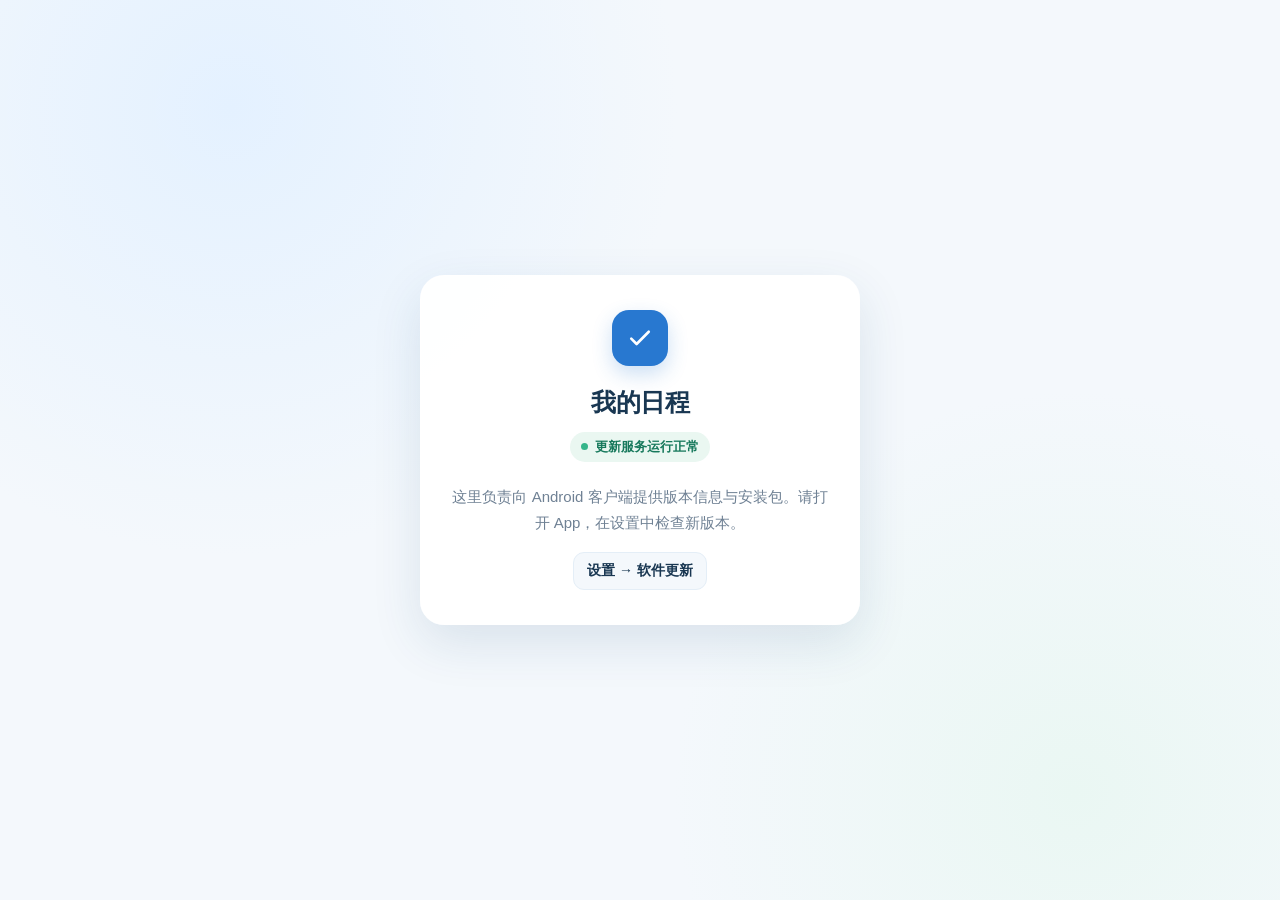
<file: update-site/index.html>
<!DOCTYPE html>
<html lang="zh-CN">
<head>
  <meta charset="UTF-8">
  <meta name="viewport" content="width=device-width, initial-scale=1.0">
  <meta name="theme-color" content="#4A9FE8">
  <title>我的日程 · 更新服务</title>
  <style>
    :root {
      color-scheme: light;
      --canvas: #F4F8FC;
      --surface: #FFFFFF;
      --ink: #193752;
      --muted: #6F8194;
      --blue: #2878D0;
      --line: #E4EEF7;
    }
    * { box-sizing: border-box; }
    body {
      min-height: 100vh;
      margin: 0;
      display: grid;
      place-items: center;
      padding: 24px;
      background:
        radial-gradient(circle at 18% 12%, #E4F1FF 0, transparent 34%),
        radial-gradient(circle at 84% 88%, #EAF7F3 0, transparent 30%),
        var(--canvas);
      font-family: "Nunito", "PingFang SC", "Microsoft YaHei", sans-serif;
      color: var(--ink);
    }
    .card {
      width: min(100%, 440px);
      padding: 34px 30px;
      border: 1px solid rgba(255, 255, 255, .9);
      border-radius: 24px;
      background: color-mix(in srgb, var(--surface) 94%, transparent);
      box-shadow: 0 18px 50px rgba(28, 70, 112, .12);
      text-align: center;
    }
    .mark {
      width: 56px;
      height: 56px;
      margin: 0 auto 20px;
      border-radius: 17px;
      background: var(--blue);
      color: #fff;
      display: grid;
      place-items: center;
      box-shadow: 0 8px 20px rgba(40, 120, 208, .24);
    }
    .mark svg { width: 30px; height: 30px; }
    h1 {
      margin: 0;
      font-size: 25px;
      letter-spacing: -.02em;
    }
    .status {
      display: inline-flex;
      align-items: center;
      gap: 7px;
      margin-top: 13px;
      padding: 6px 11px;
      border-radius: 999px;
      background: #EAF7F1;
      color: #17795C;
      font-size: 13px;
      font-weight: 700;
    }
    .dot {
      width: 7px;
      height: 7px;
      border-radius: 50%;
      background: #35B58A;
    }
    p {
      margin: 22px 0 0;
      color: var(--muted);
      font-size: 15px;
      line-height: 1.75;
    }
    .path {
      display: inline-block;
      margin-top: 16px;
      padding: 9px 13px;
      border-radius: 11px;
      background: var(--canvas);
      border: 1px solid var(--line);
      color: var(--ink);
      font-size: 14px;
      font-weight: 650;
    }
  </style>
</head>
<body>
  <main class="card">
    <div class="mark" aria-hidden="true">
      <svg viewBox="0 0 24 24" fill="none" stroke="currentColor" stroke-width="2.1" stroke-linecap="round" stroke-linejoin="round">
        <path d="M5 12.5l4.3 4.3L19 7"/>
      </svg>
    </div>
    <h1>我的日程</h1>
    <div class="status"><span class="dot"></span>更新服务运行正常</div>
    <p>这里负责向 Android 客户端提供版本信息与安装包。请打开 App，在设置中检查新版本。</p>
    <div class="path">设置 → 软件更新</div>
  </main>
</body>
</html>
</file>
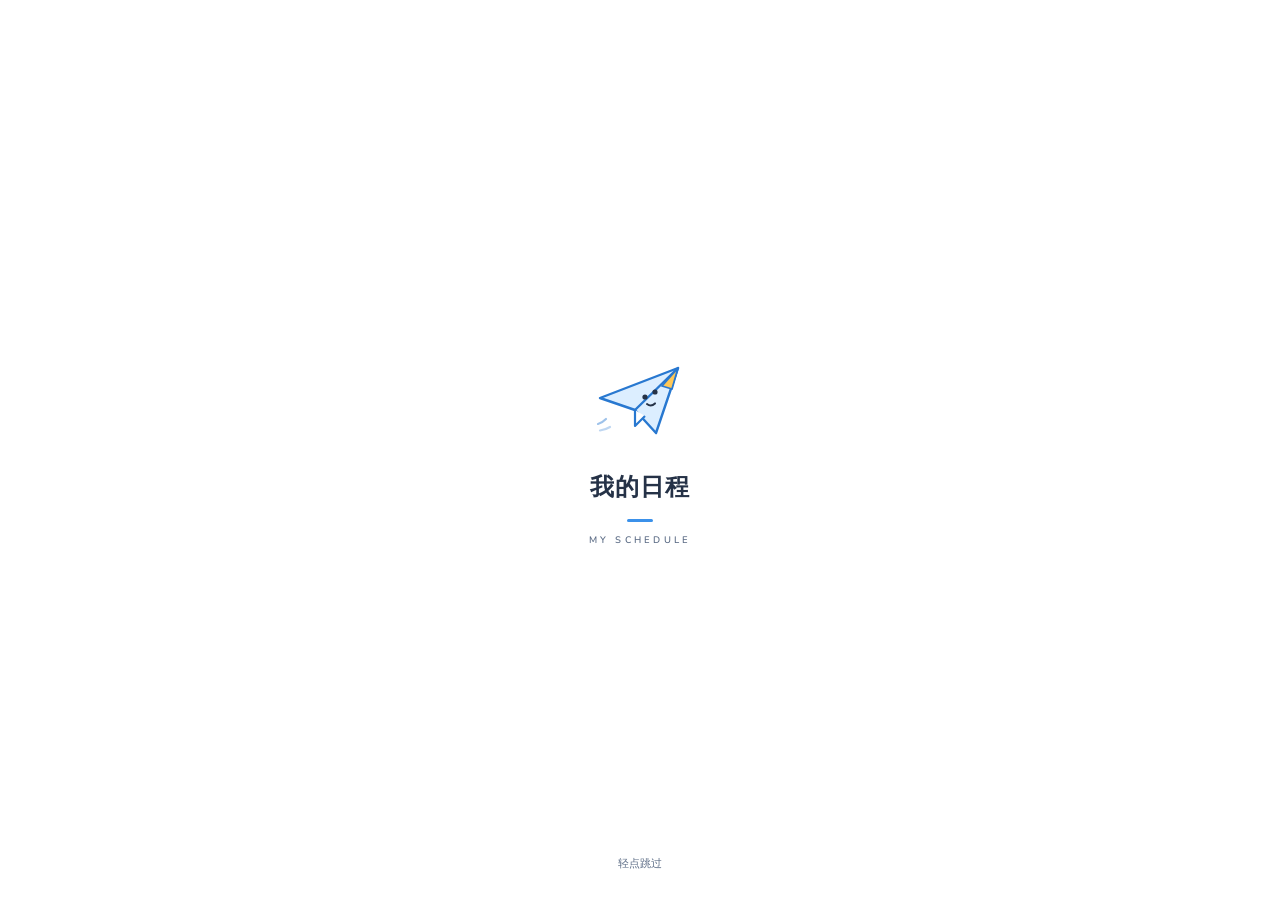
<file: web/index.html>
<!DOCTYPE html>
<html lang="zh-CN">
<head>
  <meta charset="UTF-8">
  <meta name="viewport" content="width=device-width, initial-scale=1.0, maximum-scale=1.0, user-scalable=no, viewport-fit=cover">
  <meta name="theme-color" content="#F3F7FC">
  <meta name="apple-mobile-web-app-status-bar-style" content="default">
  <title>我的日程</title>
  <link rel="stylesheet" href="css/styles.css">
  <link rel="stylesheet" href="css/components.css">
  <link rel="stylesheet" href="css/pages.css">
  <link rel="stylesheet" href="css/splash.css">
</head>
<body>
  <div id="app">
    <header id="top-bar">
      <div class="brand">
        <span class="brand-mark" id="brand-mark" aria-hidden="true"></span>
        <span class="app-title">我的日程</span>
      </div>
      <nav id="tab-nav">
        <button class="tab active" data-tab="home">首页</button>
        <button class="tab" data-tab="timetable">课表</button>
        <button class="tab" data-tab="activities">日程</button>
        <button class="tab" data-tab="todos">待办</button>
        <button class="tab" data-tab="countdown">倒计日</button>
      </nav>
      <div class="top-right">
        <span id="week-info"></span>
        <button id="settings-btn" aria-label="设置"><svg viewBox="0 0 24 24" fill="none" stroke="currentColor" stroke-width="1.75" stroke-linecap="round" stroke-linejoin="round" aria-hidden="true"><circle cx="12" cy="12" r="3"/><path d="M19.4 15a1.65 1.65 0 0 0 .33 1.82l.06.06a2 2 0 1 1-2.83 2.83l-.06-.06a1.65 1.65 0 0 0-1.82-.33 1.65 1.65 0 0 0-1 1.51V21a2 2 0 0 1-4 0v-.09A1.65 1.65 0 0 0 9 19.4a1.65 1.65 0 0 0-1.82.33l-.06.06a2 2 0 1 1-2.83-2.83l.06-.06a1.65 1.65 0 0 0 .33-1.82 1.65 1.65 0 0 0-1.51-1H3a2 2 0 0 1 0-4h.09A1.65 1.65 0 0 0 4.6 9a1.65 1.65 0 0 0-.33-1.82l-.06-.06a2 2 0 1 1 2.83-2.83l.06.06a1.65 1.65 0 0 0 1.82.33H9a1.65 1.65 0 0 0 1-1.51V3a2 2 0 0 1 4 0v.09a1.65 1.65 0 0 0 1 1.51 1.65 1.65 0 0 0 1.82-.33l.06-.06a2 2 0 1 1 2.83 2.83l-.06.06a1.65 1.65 0 0 0-.33 1.82V9a1.65 1.65 0 0 0 1.51 1H21a2 2 0 0 1 0 4h-.09a1.65 1.65 0 0 0-1.51 1z"/></svg></button>
      </div>
    </header>
    <main id="page-content">
      <p class="loading">加载中…</p>
    </main>
    <nav id="bottom-tabs">
      <button class="btab active" data-tab="home">
        <span class="btab-icon"><svg viewBox="0 0 24 24" fill="none" stroke="currentColor" stroke-width="1.75" stroke-linecap="round" stroke-linejoin="round" aria-hidden="true"><path d="M3.5 10.5 12 3l8.5 7.5"/><path d="M5.5 9.5V20h13V9.5"/><path d="M9.5 20v-5.5h5V20"/></svg></span>
        <span>首页</span>
      </button>
      <button class="btab" data-tab="timetable">
        <span class="btab-icon"><svg viewBox="0 0 24 24" fill="none" stroke="currentColor" stroke-width="1.75" stroke-linecap="round" stroke-linejoin="round" aria-hidden="true"><rect x="3.5" y="5" width="17" height="15" rx="2.5"/><path d="M8 3.5v3M16 3.5v3M3.5 10h17"/><path d="M8 13.5h2M14 13.5h2M8 17h2"/></svg></span>
        <span>课表</span>
      </button>
      <button class="btab" data-tab="activities">
        <span class="btab-icon"><svg viewBox="0 0 24 24" fill="none" stroke="currentColor" stroke-width="1.75" stroke-linecap="round" stroke-linejoin="round" aria-hidden="true"><path d="M8.5 6.5h11M8.5 12h11M8.5 17.5h11"/><circle cx="4.5" cy="6.5" r="1.1"/><circle cx="4.5" cy="12" r="1.1"/><circle cx="4.5" cy="17.5" r="1.1"/></svg></span>
        <span>日程</span>
      </button>
      <button class="btab" data-tab="todos">
        <span class="btab-icon"><svg viewBox="0 0 24 24" fill="none" stroke="currentColor" stroke-width="1.75" stroke-linecap="round" stroke-linejoin="round" aria-hidden="true"><rect x="4" y="4" width="16" height="16" rx="3.5"/><path d="M8 12.5l2.6 2.6L16 9.5"/></svg></span>
        <span>待办</span>
      </button>
      <button class="btab" data-tab="countdown">
        <span class="btab-icon"><svg viewBox="0 0 24 24" fill="none" stroke="currentColor" stroke-width="1.75" stroke-linecap="round" stroke-linejoin="round" aria-hidden="true"><path d="M7 3.5h10M7 20.5h10"/><path d="M8 3.5v3.2l4 4.3 4-4.3V3.5"/><path d="M8 20.5v-3.2l4-4.3 4 4.3v3.2"/></svg></span>
        <span>倒计日</span>
      </button>
    </nav>
  </div>
  <script type="module" src="js/app.js"></script>
</body>
</html>
</file>
<file: web/css/styles.css>
/* =========================================================
   我的日程 · 活力晴空蓝（Vivid Sky Blue）
   Base layer: tokens / reset / typography / app shell
   ========================================================= */

/* Nunito（本地打包，拉丁字形）——只用于数字与拉丁标题，中文走系统黑体 */
@font-face {
  font-family: 'Nunito';
  font-style: normal;
  font-weight: 400;
  font-display: swap;
  src: url('../fonts/nunito-latin.woff2') format('woff2');
  unicode-range: U+0000-00FF, U+0131, U+0152-0153, U+02BB-02BC, U+02C6, U+02DA, U+02DC, U+0304, U+0308, U+0329, U+2000-206F, U+20AC, U+2122, U+2191, U+2193, U+2212, U+2215, U+FEFF, U+FFFD;
}
@font-face {
  font-family: 'Nunito';
  font-style: normal;
  font-weight: 600;
  font-display: swap;
  src: url('../fonts/nunito-latin.woff2') format('woff2');
  unicode-range: U+0000-00FF, U+0131, U+0152-0153, U+02BB-02BC, U+02C6, U+02DA, U+02DC, U+0304, U+0308, U+0329, U+2000-206F, U+20AC, U+2122, U+2191, U+2193, U+2212, U+2215, U+FEFF, U+FFFD;
}
@font-face {
  font-family: 'Nunito';
  font-style: normal;
  font-weight: 700;
  font-display: swap;
  src: url('../fonts/nunito-latin.woff2') format('woff2');
  unicode-range: U+0000-00FF, U+0131, U+0152-0153, U+02BB-02BC, U+02C6, U+02DA, U+02DC, U+0304, U+0308, U+0329, U+2000-206F, U+20AC, U+2122, U+2191, U+2193, U+2212, U+2215, U+FEFF, U+FFFD;
}

/* ---------- Tokens：活力晴空蓝 ---------- */
:root {
  /* 文字：冷调深墨蓝。400 取 #65748B 再压深 2%，让 11–12px 灰字在浅蓝底上也能过 4.5:1 */
  --ink-900: #253247;
  --ink-700: #3B4A61;
  --ink-500: #4E5E76;
  --ink-400: #5F6F88;
  --ink-300: #9AA7BA;
  --ink-600: var(--ink-500);

  /* 品牌蓝族：600 作实底（按钮/FAB/选中态），700 深海蓝承担文字蓝与按压态，500 活力蓝只作图形。
     600 取 #2878D0 再压深 4%，让白字实底与蓝字在浅底上都稳稳过 4.5:1（观感不变） */
  --blue-700: #1F5FAE;
  --blue-600: #2671C6;
  --blue-500: #3B91EA;
  --blue-400: #63A9F0;
  --blue-300: #93C4F5;
  --blue-200: #BFDCFA;
  --blue-100: #DCEEFF;
  --blue-50: #F0F7FF;

  /* 表面 */
  --surface: #FFFFFF;
  --canvas: #F3F7FC;
  --canvas-2: #E9F1FA;
  --line: #E2EBF7;
  --line-2: #CFDEED;

  /* 状态色：soft 作底色，纯色只作图形，*-text / *-strong 才用于文字与实底 */
  --green: #35B58A;
  --green-text: #17795C;
  --green-soft: #E3F7F0;
  --yellow: #FFC857;
  --yellow-text: #8A5A00;
  --yellow-soft: #FFF4DA;
  --coral: #F07868;
  --coral-text: #B03A2E;
  --coral-strong: #C0463A;
  --coral-soft: #FDECEA;
  --purple: #8B78D6;
  --purple-text: #6553B8;

  /* 旧变量别名（业务代码/内联样式仍在使用） */
  --paper: var(--surface);
  --canvas-deep: var(--canvas-2);
  --line-strong: var(--line-2);
  --primary: var(--blue-500);
  --primary-dark: var(--blue-600);
  --primary-light: var(--blue-100);
  --white: #FFFFFF;
  --bg-secondary: var(--canvas);
  --border: var(--line);
  --text-primary: var(--ink-900);
  --text-secondary: var(--ink-500);
  --text-muted: var(--ink-400);
  --accent-yellow: var(--yellow);
  --accent-green: var(--green);
  --accent-orange: var(--coral);
  --accent-purple: var(--purple);

  /* 圆角：4 档，按用途固定 */
  --r-1: 4px;   /* 徽章 / 内联标记 */
  --r-2: 8px;   /* 按钮 / 输入 / 小控件 */
  --r-3: 12px;  /* 卡片 */
  --r-4: 16px;  /* 底部抽屉顶部 */
  --radius-sm: var(--r-2);
  --radius-md: var(--r-3);
  --radius-lg: var(--r-3);
  --radius-xl: var(--r-4);
  --radius-full: 999px;

  /* 投影：卡片靠投影区分，不靠边框。色相取自主文字，比纯黑更通透 */
  --elev-1: 0 1px 2px rgba(37, 50, 71, 0.06), 0 1px 3px rgba(37, 50, 71, 0.04);
  --elev-2: 0 2px 6px rgba(37, 50, 71, 0.08), 0 6px 16px -8px rgba(37, 50, 71, 0.10);
  --elev-3: 0 12px 32px -8px rgba(37, 50, 71, 0.22);
  --shadow-sm: var(--elev-1);
  --shadow-md: var(--elev-2);
  --shadow-lg: var(--elev-3);
  --shadow-sheet: 0 -8px 28px -12px rgba(37, 50, 71, 0.20);

  /* 动效 */
  --ease: cubic-bezier(0.22, 0.8, 0.24, 1);
  --dur-1: 0.12s;
  --dur-2: 0.18s;
  --dur-3: 0.24s;
  --transition: all var(--dur-2) var(--ease);

  /* 字号：8 档，全站不再出现 .5px 散值 */
  --fs-2xs: 11px;
  --fs-xs: 12px;
  --fs-sm: 13px;
  --fs-md: 14px;
  --fs-lg: 16px;
  --fs-xl: 20px;
  --fs-2xl: 28px;
  --fs-hero: 34px;

  /* 字族：正文走系统原生，标题与数字用 Nunito 保留一点圆润的可爱感 */
  --font-body: system-ui, -apple-system, 'PingFang SC', 'HarmonyOS Sans SC', 'Microsoft YaHei', 'Noto Sans CJK SC', sans-serif;
  --font-head: 'Nunito', system-ui, -apple-system, 'PingFang SC', 'Microsoft YaHei', 'Noto Sans CJK SC', sans-serif;

  --gutter: 16px;
  --nav-h: 56px;
}

/* ---------- Reset ---------- */
*, *::before, *::after { box-sizing: border-box; margin: 0; padding: 0; }
html { font-size: 16px; -webkit-text-size-adjust: 100%; height: 100%; touch-action: pan-x pan-y; }
body {
  font-family: var(--font-body);
  font-size: var(--fs-md);
  color: var(--ink-700);
  background: var(--canvas);
  line-height: 1.5;
  height: 100%;
  overflow: hidden;
  overscroll-behavior: none;
  touch-action: pan-x pan-y;
  -webkit-font-smoothing: antialiased;
  text-rendering: optimizeLegibility;
}
button { font: inherit; color: inherit; cursor: pointer; border: none; background: none; -webkit-tap-highlight-color: transparent; }
a { color: var(--blue-700); text-decoration: none; font-weight: 600; }
a:hover { text-decoration: underline; }
svg { flex-shrink: 0; }
h1, h2, h3, h4 { font-family: var(--font-head); color: var(--ink-900); line-height: 1.3; font-weight: 700; }
:focus-visible { outline: 2px solid var(--blue-500); outline-offset: 2px; }
::selection { background: var(--blue-100); color: var(--ink-900); }

/* ---------- App shell ---------- */
#app { display: flex; flex-direction: column; height: 100vh; height: 100dvh; min-height: 0; }

#top-bar {
  position: relative;
  flex-shrink: 0;
  z-index: 100;
  display: flex;
  align-items: center;
  gap: 10px;
  height: calc(54px + env(safe-area-inset-top, 0px));
  padding: 0 var(--gutter);
  padding-top: env(safe-area-inset-top, 0px);
  background: var(--canvas);
  -webkit-backdrop-filter: saturate(1.6) blur(14px);
  backdrop-filter: saturate(1.6) blur(14px);
  border-bottom: 1px solid var(--line);
}

.brand { display: flex; align-items: center; gap: 9px; min-width: 0; }
.brand-mark { width: 26px; height: 26px; display: block; color: var(--blue-500); }
.app-title {
  font-family: var(--font-head);
  font-weight: 700;
  font-size: var(--fs-lg);
  letter-spacing: -0.01em;
  color: var(--ink-900);
  white-space: nowrap;
}

#tab-nav { display: none; gap: 2px; margin-left: 14px; }
#tab-nav .tab {
  position: relative;
  padding: 6px 12px 8px;
  border-radius: var(--r-2);
  font-size: var(--fs-sm);
  font-weight: 600;
  color: var(--ink-400);
  transition: color var(--dur-1) var(--ease), background var(--dur-1) var(--ease);
}
#tab-nav .tab::after {
  content: '';
  position: absolute;
  left: 12px;
  right: 12px;
  bottom: 0;
  height: 2px;
  border-radius: 2px;
  background: transparent;
  transition: background var(--dur-1) var(--ease);
}
#tab-nav .tab:hover { color: var(--ink-700); background: var(--blue-50); }
#tab-nav .tab.active { color: var(--blue-700); }
#tab-nav .tab.active::after { background: var(--blue-500); }

.top-right { margin-left: auto; display: flex; align-items: center; gap: 6px; min-width: 0; }
#week-info {
  display: inline-flex;
  align-items: center;
  max-width: 44vw;
  overflow: hidden;
  text-overflow: ellipsis;
  padding: 5px 10px;
  border-radius: var(--radius-full);
  background: var(--canvas-2);
  font-family: var(--font-head);
  font-size: var(--fs-2xs);
  font-weight: 600;
  color: var(--ink-500);
  white-space: nowrap;
  cursor: pointer;
  transition: var(--transition);
}
#week-info:hover { background: var(--blue-100); color: var(--blue-700); }

#settings-btn {
  width: 34px;
  height: 34px;
  display: inline-flex;
  align-items: center;
  justify-content: center;
  border-radius: var(--r-2);
  color: var(--ink-500);
  transition: var(--transition);
}
#settings-btn svg { width: 20px; height: 20px; display: block; }
#settings-btn:hover { background: var(--blue-50); color: var(--blue-700); }
#settings-btn:active { transform: scale(0.92); background: var(--blue-100); }

#page-content {
  flex: 1 1 auto;
  min-height: 0;
  width: 100%;
  max-width: 960px;
  margin: 0 auto;
  padding: 18px var(--gutter) 24px;
  overflow-y: auto;
  overscroll-behavior-y: contain;
  -webkit-overflow-scrolling: touch;
}

/* ---------- Bottom nav ---------- */
#bottom-tabs {
  position: relative;
  z-index: 100;
  flex-shrink: 0;
  display: flex;
  height: calc(var(--nav-h) + env(safe-area-inset-bottom, 0px));
  padding-bottom: env(safe-area-inset-bottom, 0px);
  background: color-mix(in srgb, var(--surface) 96%, transparent);
  -webkit-backdrop-filter: saturate(1.6) blur(16px);
  backdrop-filter: saturate(1.6) blur(16px);
  border-top: 1px solid var(--line);
}
#bottom-tabs .btab {
  flex: 1;
  display: flex;
  flex-direction: column;
  align-items: center;
  justify-content: center;
  gap: 3px;
  font-size: var(--fs-2xs);
  font-weight: 500;
  color: var(--ink-400);
  transition: color var(--dur-1) var(--ease);
}
.btab-icon {
  display: flex;
  align-items: center;
  justify-content: center;
  width: 40px;
  height: 24px;
  border-radius: var(--radius-full);
  transition: background var(--dur-2) var(--ease), transform var(--dur-1) var(--ease);
}
.btab-icon svg { width: 22px; height: 22px; }
#bottom-tabs .btab:active .btab-icon { transform: scale(0.9); }
#bottom-tabs .btab.active { color: var(--blue-700); font-weight: 600; }
#bottom-tabs .btab.active .btab-icon { background: var(--blue-100); }

/* ---------- Global states ---------- */
.loading {
  padding: 36px 0;
  text-align: center;
  font-size: var(--fs-sm);
  font-weight: 500;
  color: var(--ink-400);
}
.empty-state {
  padding: 24px 16px;
  text-align: center;
  font-size: var(--fs-sm);
  color: var(--ink-400);
}
.empty-state-card {
  display: flex;
  flex-direction: column;
  align-items: center;
  gap: 4px;
  padding: 20px 16px;
}
.empty-state-card .empty-text {
  font-size: var(--fs-md);
  font-weight: 600;
  color: var(--ink-700);
}
.empty-state-card .empty-subtext { font-size: var(--fs-xs); color: var(--ink-400); }

/* 页面进入 */
@keyframes page-rise {
  from { opacity: 0; transform: translateY(6px); }
  to { opacity: 1; transform: translateY(0); }
}
#page-content.page-enter > * { animation: page-rise 0.18s var(--ease) both; }

/* ---------- Scrollbar ---------- */
* { scrollbar-width: thin; scrollbar-color: var(--line-2) transparent; }
::-webkit-scrollbar { width: 8px; height: 8px; }
::-webkit-scrollbar-track { background: transparent; }
::-webkit-scrollbar-thumb {
  background: var(--line-2);
  border-radius: 999px;
  border: 2px solid transparent;
  background-clip: padding-box;
}
::-webkit-scrollbar-thumb:hover { background: var(--blue-300); background-clip: padding-box; }

/* ---------- Utilities ---------- */
.num { font-variant-numeric: tabular-nums; font-feature-settings: 'tnum' 1; }
.muted { color: var(--ink-400); }
.visually-hidden {
  position: absolute !important;
  width: 1px; height: 1px;
  overflow: hidden; clip: rect(0 0 0 0);
  white-space: nowrap;
}

/* ---------- Responsive ---------- */
@media (min-width: 900px) {
  #tab-nav { display: flex; }
  #bottom-tabs { display: none; }
  #page-content { max-width: 1000px; padding: 26px 28px 56px; }
  :root { --gutter: 24px; }
  #top-bar { height: calc(58px + env(safe-area-inset-top, 0px)); }
}

@media (prefers-reduced-motion: reduce) {
  *, *::before, *::after {
    animation-duration: 0.001ms !important;
    animation-iteration-count: 1 !important;
    transition-duration: 0.001ms !important;
  }
}
</file>
<file: web/css/components.css>
/* =========================================================
   Components: buttons / forms / overlays / feedback
   ========================================================= */

/* ---------- Buttons ---------- */
.btn {
  display: inline-flex;
  align-items: center;
  justify-content: center;
  gap: 6px;
  min-height: 40px;
  padding: 9px 18px;
  border-radius: var(--r-2);
  font-size: var(--fs-md);
  font-weight: 600;
  letter-spacing: -0.005em;
  color: var(--ink-700);
  background: transparent;
  transition: background var(--dur-1) var(--ease), color var(--dur-1) var(--ease),
    box-shadow var(--dur-1) var(--ease), transform var(--dur-1) var(--ease);
}
.btn svg { width: 17px; height: 17px; }
.btn:active:not(:disabled) { transform: scale(0.97); }
.btn:disabled { opacity: 0.42; cursor: not-allowed; }

.btn-primary { background: var(--blue-600); color: #fff; }
.btn-primary:hover:not(:disabled) { background: var(--blue-700); }
.btn-primary:active:not(:disabled) { background: #1A5396; }

.btn-secondary { background: var(--canvas-2); color: var(--ink-700); }
.btn-secondary:hover:not(:disabled) { background: var(--blue-100); color: var(--blue-700); }

.btn-danger { background: var(--coral-strong); color: #fff; }
.btn-danger:hover:not(:disabled) { background: #A6392E; }

.btn-sm {
  min-height: 32px;
  padding: 5px 13px;
  font-size: var(--fs-sm);
  border-radius: var(--r-2);
}
.btn-sm svg { width: 15px; height: 15px; }

.btn-icon {
  display: inline-flex;
  align-items: center;
  justify-content: center;
  width: 32px;
  height: 32px;
  border-radius: var(--r-2);
  color: var(--ink-400);
  transition: background var(--dur-1) var(--ease), color var(--dur-1) var(--ease), transform var(--dur-1) var(--ease);
}
.btn-icon svg { width: 17px; height: 17px; display: block; }
.btn-icon:hover { color: var(--blue-700); background: var(--blue-50); }
.btn-icon:active { transform: scale(0.9); background: var(--blue-100); }

.btn-retry {
  padding: 5px 12px;
  border: 1px solid currentColor;
  border-radius: var(--r-1);
  color: inherit;
  background: transparent;
  font-size: var(--fs-xs);
  font-weight: 600;
}
.btn-retry:hover { background: rgba(255, 255, 255, 0.6); }

.fab {
  position: fixed;
  right: 18px;
  bottom: calc(var(--nav-h) + 18px + env(safe-area-inset-bottom, 0px));
  z-index: 50;
  display: flex;
  align-items: center;
  justify-content: center;
  width: 52px;
  height: 52px;
  border-radius: var(--r-3);
  background: var(--blue-600);
  color: #fff;
  box-shadow: var(--elev-2);
  transition: var(--transition);
}
.fab:hover { background: var(--blue-700); }
.fab:active { transform: scale(0.94); }

/* ---------- Forms ---------- */
.form-group { margin-bottom: 16px; }
.form-label {
  display: block;
  margin-bottom: 7px;
  font-size: var(--fs-xs);
  font-weight: 600;
  color: var(--ink-500);
}
.form-input, .form-select, .form-textarea {
  width: 100%;
  min-height: 42px;
  padding: 10px 12px;
  border: 1px solid var(--line-2);
  border-radius: var(--r-2);
  background: var(--surface);
  font-family: var(--font-body);
  font-size: var(--fs-md);
  color: var(--ink-900);
  transition: border-color var(--dur-1) var(--ease), box-shadow var(--dur-1) var(--ease);
}
.form-select {
  appearance: none;
  -webkit-appearance: none;
  padding-right: 32px;
  background-image: url("data:image/svg+xml,%3Csvg xmlns='http://www.w3.org/2000/svg' width='12' height='12' viewBox='0 0 24 24' fill='none' stroke='%2365748B' stroke-width='2.4' stroke-linecap='round' stroke-linejoin='round'%3E%3Cpath d='M6 9l6 6 6-6'/%3E%3C/svg%3E");
  background-position: right 11px center;
  background-repeat: no-repeat;
}
.form-input:focus, .form-select:focus, .form-textarea:focus {
  outline: none;
  border-color: var(--blue-500);
  box-shadow: 0 0 0 3px var(--blue-100);
}
.form-input::placeholder, .form-textarea::placeholder { color: var(--ink-300); }
.form-textarea { min-height: 80px; resize: vertical; line-height: 1.5; }
.form-row { display: flex; gap: 10px; }
.form-row > * { flex: 1; min-width: 0; }
.form-check { display: flex; align-items: center; gap: 8px; font-size: var(--fs-sm); color: var(--ink-700); cursor: pointer; }
.form-check input[type="checkbox"] { width: 18px; height: 18px; accent-color: var(--blue-500); cursor: pointer; }
.form-actions { display: flex; gap: 8px; margin-top: 20px; }
.form-actions .btn { flex: 1; }

/* ---------- Switch ---------- */
.switch { position: relative; display: inline-flex; width: 44px; height: 26px; flex-shrink: 0; }
.switch input { position: absolute; inset: 0; z-index: 2; width: 100%; height: 100%; margin: 0; opacity: 0; cursor: pointer; }
.switch-track {
  position: absolute; inset: 0;
  border-radius: 999px;
  background: var(--line-2);
  transition: background var(--dur-2) var(--ease);
}
.switch-thumb {
  position: absolute; top: 3px; left: 3px;
  width: 20px; height: 20px;
  border-radius: 50%;
  background: #fff;
  box-shadow: 0 1px 3px rgba(37, 50, 71, 0.28);
  transition: transform var(--dur-2) var(--ease);
}
.switch input:checked ~ .switch-track { background: var(--blue-600); }
.switch input:checked ~ .switch-thumb { transform: translateX(18px); }
.switch input:focus-visible ~ .switch-track { box-shadow: 0 0 0 3px var(--blue-100); }

/* ---------- Segmented control ---------- */
.seg {
  display: inline-flex;
  gap: 2px;
  padding: 3px;
  border-radius: var(--r-2);
  background: var(--canvas-2);
}
.seg-item {
  min-height: 28px;
  padding: 4px 13px;
  border-radius: var(--r-1);
  font-size: var(--fs-xs);
  font-weight: 600;
  color: var(--ink-500);
  transition: var(--transition);
}
.seg-item:hover { color: var(--ink-700); }
.seg-item.active { background: var(--surface); color: var(--ink-900); box-shadow: var(--elev-1); }

/* ---------- Overlays ---------- */
.modal-overlay {
  position: fixed;
  inset: 0;
  z-index: 400;
  display: flex;
  align-items: center;
  justify-content: center;
  padding: 20px;
  background: rgba(37, 50, 71, 0.36);
  -webkit-backdrop-filter: blur(2px);
  backdrop-filter: blur(2px);
  animation: overlay-in var(--dur-2) var(--ease) both;
}
@keyframes overlay-in { from { opacity: 0; } to { opacity: 1; } }

.modal {
  display: flex;
  flex-direction: column;
  width: 100%;
  max-width: 460px;
  max-height: 88vh;
  overflow: hidden;
  border-radius: var(--r-3);
  background: var(--surface);
  box-shadow: var(--elev-3);
  animation: modal-pop var(--dur-3) var(--ease) both;
}
@keyframes modal-pop {
  from { opacity: 0; transform: translateY(10px) scale(0.98); }
  to { opacity: 1; transform: translateY(0) scale(1); }
}

.modal-header {
  display: flex;
  align-items: center;
  gap: 8px;
  padding: 16px 16px 14px 20px;
  border-bottom: 1px solid var(--line);
}
.modal-title {
  flex: 1;
  min-width: 0;
  font-family: var(--font-head);
  font-size: var(--fs-lg);
  font-weight: 700;
  letter-spacing: -0.01em;
  color: var(--ink-900);
  overflow: hidden;
  text-overflow: ellipsis;
  white-space: nowrap;
}
.modal-close {
  display: inline-flex;
  align-items: center;
  justify-content: center;
  width: 32px;
  height: 32px;
  flex-shrink: 0;
  border-radius: var(--r-2);
  font-size: 20px;
  line-height: 1;
  color: var(--ink-400);
  transition: var(--transition);
}
.modal-close:hover { color: var(--ink-900); background: var(--canvas-2); }
.modal-close:active { transform: scale(0.9); }
.modal-body {
  flex: 1;
  padding: 20px;
  overflow-y: auto;
  overscroll-behavior: contain;
}
.modal-header.has-back { padding-left: 10px; }
.modal-back {
  display: inline-flex;
  align-items: center;
  justify-content: center;
  width: 34px;
  height: 34px;
  flex-shrink: 0;
  border-radius: var(--r-2);
  color: var(--ink-500);
  transition: var(--transition);
}
.modal-back svg { width: 20px; height: 20px; }
.modal-back:hover { background: var(--blue-50); color: var(--blue-700); }

@media (max-width: 767px) {
  .modal-overlay { align-items: flex-end; padding: 0; }
  .modal {
    max-width: 100%;
    max-height: 90vh;
    border-radius: var(--r-4) var(--r-4) 0 0;
    padding-bottom: env(safe-area-inset-bottom, 0px);
    box-shadow: var(--shadow-sheet);
    animation: sheet-up var(--dur-3) var(--ease) both;
  }
  .modal::before {
    content: '';
    align-self: center;
    flex-shrink: 0;
    width: 36px;
    height: 4px;
    margin: 9px 0 0;
    border-radius: 999px;
    background: var(--line-2);
  }
  .modal-header { padding: 12px 12px 12px 18px; }
  .modal-header.has-back { padding-left: 8px; }
  .modal-body { padding: 18px 18px calc(22px + env(safe-area-inset-bottom, 0px)); }
  @keyframes sheet-up {
    from { opacity: 0.4; transform: translateY(32px); }
    to { opacity: 1; transform: translateY(0); }
  }
}

.modal-overlay-fullscreen {
  align-items: stretch;
  justify-content: center;
  padding: 0;
  background: var(--canvas);
  -webkit-backdrop-filter: none;
  backdrop-filter: none;
}
.modal-overlay-fullscreen .modal {
  width: 100%;
  max-width: 760px;
  height: 100vh;
  height: 100dvh;
  max-height: none;
  border-radius: 0;
  padding-top: env(safe-area-inset-top, 0px);
  padding-bottom: env(safe-area-inset-bottom, 0px);
  box-shadow: none;
  animation: fullpage-in var(--dur-3) var(--ease) both;
}
.modal-overlay-fullscreen .modal::before { display: none; }
.modal-overlay-fullscreen .modal-header {
  flex-shrink: 0;
  min-height: 54px;
  padding: 10px 14px 10px 20px;
  background: var(--surface);
}
.modal-overlay-fullscreen .modal-body { background: var(--canvas); }
@keyframes fullpage-in {
  from { opacity: 0.65; transform: translateY(8px); }
  to { opacity: 1; transform: translateY(0); }
}
@media (min-width: 768px) {
  .modal-overlay-fullscreen .modal {
    border-left: 1px solid var(--line);
    border-right: 1px solid var(--line);
    box-shadow: 0 0 40px rgba(37, 50, 71, 0.07);
  }
}

/* ---------- Confirm ---------- */
.confirm-overlay { z-index: 500; }
.confirm-dialog {
  width: min(88vw, 320px);
  padding: 24px 20px 16px;
  border-radius: var(--r-3);
  background: var(--surface);
  box-shadow: var(--elev-3);
  text-align: center;
  animation: modal-pop var(--dur-3) var(--ease) both;
}
.confirm-message {
  margin-bottom: 20px;
  font-size: var(--fs-md);
  font-weight: 500;
  line-height: 1.55;
  color: var(--ink-700);
}
.confirm-actions { display: flex; gap: 8px; justify-content: stretch; }
.confirm-actions .btn { flex: 1; }

/* ---------- Toast ---------- */
.toast-container {
  position: fixed;
  left: 50%;
  bottom: calc(var(--nav-h) + 18px + env(safe-area-inset-bottom, 0px));
  z-index: 1000;
  display: flex;
  flex-direction: column;
  gap: 8px;
  align-items: center;
  width: max-content;
  max-width: min(92vw, 420px);
  transform: translateX(-50%);
  pointer-events: none;
}
.toast {
  display: flex;
  align-items: center;
  gap: 8px;
  padding: 11px 16px;
  border-radius: var(--radius-full);
  background: var(--surface);
  color: var(--ink-900);
  box-shadow: var(--elev-2);
  font-size: var(--fs-sm);
  font-weight: 600;
  line-height: 1.4;
  opacity: 0;
  transform: translateY(10px) scale(0.97);
  transition: opacity var(--dur-2) var(--ease), transform var(--dur-2) var(--ease);
}
.toast.show { opacity: 1; transform: translateY(0) scale(1); }
.toast::before {
  content: '';
  width: 7px;
  height: 7px;
  border-radius: 50%;
  background: var(--blue-500);
  flex-shrink: 0;
}
.toast-error::before { background: var(--coral); }
/* 成功反馈交给小飞，不再叠一个圆点 */
.toast-success::before { display: none; }
.toast-mascot { display: inline-flex; flex-shrink: 0; }
.toast-mascot svg { width: 18px; height: 18px; }
@media (min-width: 900px) { .toast-container { bottom: 26px; } }

/* ---------- Skeleton ---------- */
.skeleton-row { display: flex; gap: 12px; margin-bottom: 10px; }
.skeleton-block {
  height: 14px;
  border-radius: var(--r-1);
  background: var(--canvas-2);
  animation: skeleton-breathe 1.5s ease-in-out infinite;
}
@keyframes skeleton-breathe {
  0%, 100% { opacity: 0.6; }
  50% { opacity: 1; }
}

/* ---------- Banners ---------- */
.error-banner {
  display: flex;
  align-items: center;
  gap: 10px;
  padding: 10px var(--gutter);
  background: var(--coral-soft);
  color: var(--coral-text);
  font-size: var(--fs-xs);
  font-weight: 600;
}
.error-text { flex: 1; min-width: 0; }

.reminder-banner {
  display: flex;
  align-items: center;
  gap: 8px;
  padding: 10px var(--gutter);
  background: var(--blue-50);
  color: var(--blue-700);
  font-size: var(--fs-xs);
  font-weight: 600;
  animation: banner-in 0.24s var(--ease) both;
}
@keyframes banner-in {
  from { opacity: 0; transform: translateY(-6px); }
  to { opacity: 1; transform: translateY(0); }
}
.reminder-banner .reminder-text { flex: 1; display: flex; align-items: center; gap: 6px; }
.reminder-banner .reminder-text svg { width: 15px; height: 15px; }
.reminder-banner .btn-view,
.reminder-banner .btn-dismiss {
  padding: 4px 10px;
  border-radius: var(--radius-full);
  background: var(--surface);
  font-size: var(--fs-2xs);
  font-weight: 600;
  color: var(--blue-700);
  transition: var(--transition);
}
.reminder-banner .btn-dismiss { padding: 3px 8px; font-size: var(--fs-md); }
.reminder-banner .btn-view:hover,
.reminder-banner .btn-dismiss:hover { background: var(--blue-100); }

/* ---------- Status badge ---------- */
.card-status {
  display: inline-flex;
  align-items: center;
  gap: 4px;
  padding: 2px 8px;
  border-radius: var(--radius-full);
  font-size: var(--fs-2xs);
  font-weight: 600;
  white-space: nowrap;
  flex-shrink: 0;
}
.status-now { background: var(--green-soft); color: var(--green-text); }

/* ---------- Color picker ---------- */
.color-picker { display: flex; gap: 9px; flex-wrap: wrap; }
.color-swatch {
  width: 30px;
  height: 30px;
  border: 2px solid transparent;
  border-radius: var(--r-2);
  cursor: pointer;
  transition: var(--transition);
}
.color-swatch:hover { transform: scale(1.07); }
.color-swatch.selected { border-color: var(--surface); box-shadow: 0 0 0 2px var(--blue-500); }

/* ---------- Mascot ---------- */
.mascot { display: block; color: var(--blue-500); }
.mascot-md { width: 64px; height: 64px; }
.mascot-lg { width: 88px; height: 88px; }
.empty-mascot { display: flex; flex-direction: column; align-items: center; gap: 12px; }
.empty-mascot .mascot { opacity: 0.92; }

/* 触屏设备没有 hover，避免按下后残留高亮 */
@media (hover: none) {
  .btn:hover:not(:disabled),
  .btn-icon:hover { background: transparent; color: inherit; }
  .btn-primary:hover:not(:disabled) { background: var(--blue-600); color: #fff; }
  .btn-secondary:hover:not(:disabled) { background: var(--canvas-2); color: var(--ink-700); }
  .btn-danger:hover:not(:disabled) { background: var(--coral-strong); color: #fff; }
  .btn-icon:hover { color: var(--ink-400); }
}
</file>
<file: web/css/pages.css>
/* =========================================================
   Pages: home / timetable / activities / todos / countdown
          settings / import
   原则：白卡靠投影区分，列表靠细分隔线与留白分组，
         颜色只用于状态与课程标识，不做装饰。
   ========================================================= */

/* ---------- 页面通用 ---------- */
.page-header {
  display: flex;
  align-items: flex-end;
  justify-content: space-between;
  gap: 12px;
  margin-bottom: 18px;
}
.page-heading { display: flex; flex-direction: column; gap: 2px; min-width: 0; }
.page-title {
  font-family: var(--font-head);
  font-size: var(--fs-xl);
  font-weight: 700;
  letter-spacing: -0.02em;
  color: var(--ink-900);
}
.page-meta {
  overflow: hidden;
  font-size: var(--fs-xs);
  color: var(--ink-400);
  text-overflow: ellipsis;
  white-space: nowrap;
}
.page-meta.is-overdue { color: var(--coral-text); font-weight: 600; }
.page-header-actions { display: flex; align-items: center; gap: 6px; flex-shrink: 0; }

.section-head {
  display: flex;
  align-items: baseline;
  justify-content: space-between;
  gap: 8px;
  margin-bottom: 4px;
}
.section-title {
  font-size: var(--fs-md);
  font-weight: 700;
  letter-spacing: -0.01em;
  color: var(--ink-900);
}
.section-sub {
  font-family: var(--font-head);
  font-size: var(--fs-xs);
  font-weight: 600;
  color: var(--ink-400);
  font-variant-numeric: tabular-nums;
}
.sub-section-title {
  margin: 16px 0 4px;
  font-size: var(--fs-2xs);
  font-weight: 700;
  letter-spacing: 0.06em;
  color: var(--ink-400);
}
.sub-section-title:first-child { margin-top: 0; }
.date-badge {
  font-family: var(--font-head);
  font-size: var(--fs-2xs);
  color: var(--ink-400);
  font-variant-numeric: tabular-nums;
}
.dot-sep {
  display: inline-block;
  width: 3px;
  height: 3px;
  border-radius: 50%;
  background: var(--line-2);
  vertical-align: middle;
}
.remind-icon {
  display: inline-flex;
  align-items: center;
  gap: 3px;
  font-size: var(--fs-2xs);
  color: var(--ink-400);
}
.remind-icon svg { width: 12px; height: 12px; }
.tag-dot {
  display: inline-block;
  width: 6px;
  height: 6px;
  border-radius: 50%;
  flex-shrink: 0;
}
.all-day-badge {
  display: inline-flex;
  padding: 1px 6px;
  border-radius: var(--r-1);
  background: var(--blue-50);
  color: var(--blue-700);
  font-size: var(--fs-2xs);
  font-weight: 600;
  white-space: nowrap;
}

/* =========================================================
   首页
   ========================================================= */
.home-header {
  display: flex;
  align-items: flex-start;
  justify-content: space-between;
  gap: 12px;
  margin-bottom: 18px;
}
.home-date { display: flex; flex-direction: column; gap: 2px; min-width: 0; }
.home-greeting {
  font-size: var(--fs-xs);
  font-weight: 500;
  color: var(--ink-400);
}
.home-date-line { display: flex; align-items: baseline; gap: 8px; }
.today-date {
  font-family: var(--font-head);
  font-size: var(--fs-2xl);
  font-weight: 700;
  letter-spacing: -0.03em;
  line-height: 1.1;
  color: var(--ink-900);
  font-variant-numeric: tabular-nums;
}
.today-weekday {
  font-size: var(--fs-sm);
  font-weight: 600;
  color: var(--ink-700);
}
.home-week {
  display: block;
  font-family: var(--font-head);
  font-size: var(--fs-2xs);
  font-weight: 600;
  color: var(--ink-400);
}
.home-mascot { flex-shrink: 0; width: 44px; height: 44px; }
.home-header .mascot { width: 44px; height: 44px; }

.holiday-banner {
  display: flex;
  align-items: center;
  gap: 7px;
  margin-bottom: 14px;
  padding: 8px 12px;
  border-radius: var(--r-2);
  background: var(--yellow-soft);
  font-size: var(--fs-xs);
  font-weight: 600;
  color: var(--yellow-text);
}
.holiday-banner::before {
  content: '';
  width: 6px;
  height: 6px;
  border-radius: 50%;
  background: var(--yellow);
  flex-shrink: 0;
}

/* 下一项：首页唯一的主视觉 */
.next-upcoming-section { margin-bottom: 22px; }
.next-upcoming-card {
  display: flex;
  flex-direction: column;
  align-items: flex-start;
  gap: 2px;
  padding: 14px 16px 14px 15px;
  border-left: 4px solid var(--course-color, var(--blue-500));
  border-radius: var(--r-3);
  background: var(--surface);
  box-shadow: var(--elev-1);
}
.next-upcoming-card.empty {
  border-left-color: var(--line-2);
  background: var(--canvas-2);
  box-shadow: none;
}
/* 灰底上的说明文字要再深一档才过 4.5:1 */
.next-upcoming-card.empty .next-label { color: var(--ink-500); }
.next-label {
  font-size: var(--fs-2xs);
  font-weight: 700;
  letter-spacing: 0.08em;
  color: var(--ink-400);
}
.next-label.is-now { display: inline-flex; align-items: center; gap: 5px; color: var(--green-text); }
.next-label.is-now::before {
  content: '';
  width: 6px;
  height: 6px;
  border-radius: 50%;
  background: var(--green);
  animation: pulse-dot 2s ease-in-out infinite;
}
@keyframes pulse-dot {
  0%, 100% { opacity: 1; transform: scale(1); }
  50% { opacity: 0.45; transform: scale(0.8); }
}
.next-body {
  display: flex;
  align-items: baseline;
  flex-wrap: wrap;
  gap: 2px 10px;
  width: 100%;
  min-width: 0;
}
.next-time {
  font-family: var(--font-head);
  font-size: var(--fs-hero);
  font-weight: 700;
  letter-spacing: -0.03em;
  line-height: 1.1;
  color: var(--ink-900);
  font-variant-numeric: tabular-nums;
}
.next-name {
  flex: 1 1 120px;
  min-width: 0;
  font-size: var(--fs-lg);
  font-weight: 700;
  letter-spacing: -0.01em;
  color: var(--ink-900);
  overflow: hidden;
  text-overflow: ellipsis;
  white-space: nowrap;
}
.next-location,
.next-date,
.next-period {
  font-family: var(--font-head);
  font-size: var(--fs-xs);
  font-weight: 500;
  color: var(--ink-400);
  font-variant-numeric: tabular-nums;
}
.next-empty { font-size: var(--fs-sm); color: var(--ink-500); }

/* 主栏 + 侧栏 */
.home-dash { display: flex; flex-direction: column; gap: 14px; }
.home-day { min-width: 0; }
.home-side { display: flex; flex-direction: column; gap: 14px; }
.side-block { display: flex; flex-direction: column; min-width: 0; }
.home-card {
  padding: 16px;
  border-radius: var(--r-3);
  background: var(--surface);
  box-shadow: var(--elev-1);
}
.home-card[hidden] { display: none; }
.home-card .section-head { margin-bottom: 6px; }
.home-card .tl-dot { box-shadow: 0 0 0 3px var(--surface); }

.home-empty {
  display: flex;
  align-items: center;
  gap: 11px;
  padding: 8px 0 4px;
}
.home-empty-icon {
  display: flex;
  align-items: center;
  justify-content: center;
  width: 38px;
  height: 38px;
  flex-shrink: 0;
  border-radius: 12px;
  background: var(--blue-50);
  color: var(--blue-600);
}
.home-empty-icon svg { width: 19px; height: 19px; }
.home-empty-copy { flex: 1; min-width: 0; }
.home-empty-title {
  font-size: var(--fs-sm);
  font-weight: 700;
  color: var(--ink-900);
}
.home-empty-desc {
  margin-top: 1px;
  font-size: var(--fs-2xs);
  line-height: 1.45;
  color: var(--ink-400);
}
.home-empty-action {
  flex-shrink: 0;
  padding: 6px 10px;
  border-radius: var(--radius-full);
  background: var(--blue-50);
  font-size: var(--fs-2xs);
  font-weight: 700;
  color: var(--blue-700);
  white-space: nowrap;
  transition: background var(--dur-1) var(--ease);
}
.home-empty-action:hover { background: var(--blue-100); }
.home-empty-action:active { transform: scale(0.96); }
.home-empty-green .home-empty-icon {
  background: var(--green-soft);
  color: var(--green-text);
}
.home-empty-green .home-empty-action {
  background: var(--green-soft);
  color: var(--green-text);
}

.timeline { position: relative; margin-top: 6px; }
.tl-item {
  display: grid;
  grid-template-columns: 44px 12px minmax(0, 1fr);
  gap: 0 9px;
  padding: 11px 0;
  cursor: pointer;
  transition: opacity var(--dur-1) var(--ease);
}
.tl-item + .tl-item { border-top: 1px solid var(--line); }
.tl-item:active { opacity: 0.6; }
.tl-time { padding-top: 1px; text-align: right; }
.tl-start {
  display: block;
  font-family: var(--font-head);
  font-size: var(--fs-sm);
  font-weight: 700;
  color: var(--ink-900);
  font-variant-numeric: tabular-nums;
  line-height: 1.25;
}
.tl-end {
  display: block;
  font-family: var(--font-head);
  font-size: var(--fs-2xs);
  color: var(--ink-400);
  font-variant-numeric: tabular-nums;
}
.tl-rail { position: relative; }
.tl-rail::before {
  content: '';
  position: absolute;
  left: 50%;
  top: 0;
  bottom: 0;
  width: 1px;
  margin-left: -0.5px;
  background: var(--line);
}
.tl-item:first-child .tl-rail::before { top: 8px; }
.tl-item:last-child .tl-rail::before { bottom: calc(100% - 8px); }
.tl-dot {
  position: absolute;
  left: 50%;
  top: 6px;
  width: 8px;
  height: 8px;
  margin-left: -4px;
  border-radius: 50%;
  background: var(--dot-color, var(--blue-500));
  box-shadow: 0 0 0 3px var(--canvas);
}
.tl-body { min-width: 0; }
.tl-title-row { display: flex; align-items: center; gap: 7px; min-width: 0; }
.tl-title {
  font-size: var(--fs-md);
  font-weight: 600;
  color: var(--ink-900);
  overflow: hidden;
  text-overflow: ellipsis;
  white-space: nowrap;
}
.tl-meta {
  display: flex;
  align-items: center;
  gap: 6px;
  flex-wrap: wrap;
  margin-top: 1px;
  font-size: var(--fs-xs);
  color: var(--ink-400);
  line-height: 1.45;
}
.tl-tag { display: inline-flex; align-items: center; gap: 4px; color: var(--ink-500); }

/* 待办进度 */
.todo-progress-container {
  display: flex;
  align-items: center;
  gap: 10px;
  margin: 8px 0 2px;
}
.todo-progress-bar {
  flex: 1;
  height: 5px;
  border-radius: 999px;
  background: var(--canvas-2);
  overflow: hidden;
}
.todo-progress-fill {
  height: 100%;
  border-radius: 999px;
  background: var(--blue-500);
  transition: width 0.35s var(--ease);
}
.todo-progress-text {
  font-family: var(--font-head);
  font-size: var(--fs-2xs);
  font-weight: 700;
  color: var(--ink-400);
  white-space: nowrap;
  font-variant-numeric: tabular-nums;
}

.mini-todo {
  display: flex;
  align-items: flex-start;
  gap: 10px;
  padding: 10px 0;
}
.mini-todo + .mini-todo { border-top: 1px solid var(--line); }
.mini-check { width: 19px; height: 19px; margin-top: 1px; flex-shrink: 0; }
.mini-body { min-width: 0; flex: 1; }
.mini-title {
  display: block;
  font-size: var(--fs-sm);
  font-weight: 500;
  color: var(--ink-900);
  overflow: hidden;
  text-overflow: ellipsis;
  white-space: nowrap;
}
.mini-meta {
  display: flex;
  gap: 7px;
  flex-wrap: wrap;
  font-size: var(--fs-2xs);
  color: var(--ink-400);
}
.mini-meta .due-overdue { color: var(--coral-text); font-weight: 700; }
.mini-more {
  padding: 9px 0 0;
  font-size: var(--fs-xs);
  font-weight: 600;
  color: var(--blue-700);
  text-align: left;
  transition: opacity var(--dur-1) var(--ease);
}
.mini-more:hover { color: var(--blue-700); }
.mini-more:active { opacity: 0.6; }
.mini-todo.dragging { opacity: 0.3; }
.mini-todo.drag-over-top { box-shadow: inset 0 2px 0 var(--blue-500); }
.mini-todo.drag-over-bottom { box-shadow: inset 0 -2px 0 var(--blue-500); }
.mini-todo[draggable] { cursor: grab; }

.home-cd-row {
  display: flex;
  align-items: baseline;
  gap: 12px;
  padding: 10px 0;
}
.home-cd-row + .home-cd-row { border-top: 1px solid var(--line); }
.home-cd-days {
  min-width: 40px;
  font-family: var(--font-head);
  font-size: var(--fs-xl);
  font-weight: 700;
  letter-spacing: -0.02em;
  line-height: 1.1;
  color: var(--cat-color, var(--blue-600));
  font-variant-numeric: tabular-nums;
  text-align: right;
}
.home-cd-days.is-today { font-size: var(--fs-sm); }
.home-cd-info { min-width: 0; flex: 1; }
.home-cd-title {
  font-size: var(--fs-sm);
  font-weight: 500;
  color: var(--ink-900);
  overflow: hidden;
  text-overflow: ellipsis;
  white-space: nowrap;
}
.home-cd-date {
  font-family: var(--font-head);
  font-size: var(--fs-2xs);
  color: var(--ink-400);
  font-variant-numeric: tabular-nums;
}

@media (min-width: 900px) {
  .home-dash {
    display: grid;
    grid-template-columns: minmax(0, 1.5fr) minmax(260px, 1fr);
    gap: 40px;
    align-items: start;
  }
  .home-side { gap: 30px; }
  .next-time { font-size: 40px; }
}

/* =========================================================
   课表
   ========================================================= */
.timetable-toolbar {
  display: flex;
  flex-direction: column;
  gap: 10px;
  margin-bottom: 16px;
}
.tt-topline { display: flex; align-items: center; gap: 8px; min-width: 0; }
.semester-select {
  flex: 1 1 auto;
  min-width: 0;
  max-width: 300px;
  min-height: 34px;
  padding: 6px 32px 6px 12px;
  font-size: var(--fs-xs);
  font-weight: 600;
  color: var(--ink-700);
}
.tt-topline .semester-select { flex: 1; }
.week-nav { display: flex; align-items: center; justify-content: center; gap: 2px; }
.week-btn {
  display: inline-flex;
  align-items: center;
  justify-content: center;
  width: 30px;
  height: 30px;
  border-radius: var(--r-2);
  color: var(--ink-400);
  transition: var(--transition);
}
.week-btn svg { width: 17px; height: 17px; }
.week-btn:hover { background: var(--canvas-2); color: var(--ink-900); }
.week-btn:active { transform: scale(0.9); }
.week-btn:disabled { opacity: 0.3; pointer-events: none; }
.week-label {
  min-width: 96px;
  padding: 4px 2px;
  font-family: var(--font-head);
  font-size: var(--fs-xs);
  font-weight: 700;
  text-align: center;
  color: var(--ink-900);
  font-variant-numeric: tabular-nums;
}
.week-label span { color: var(--ink-400); font-weight: 600; }
.back-today {
  margin-left: auto;
  padding: 5px 11px;
  border-radius: var(--radius-full);
  background: var(--canvas-2);
  font-size: var(--fs-2xs);
  font-weight: 600;
  color: var(--ink-500);
  transition: var(--transition);
}
.back-today:hover { background: var(--blue-100); color: var(--blue-700); }
.back-today:active { transform: scale(0.95); }
.back-today:disabled { opacity: 0.3; pointer-events: none; }
.semester-bound {
  display: inline-flex;
  padding: 6px 12px;
  border-radius: var(--r-2);
  background: var(--blue-50);
  color: var(--blue-700);
  font-size: var(--fs-xs);
  font-weight: 600;
}

.view-switch {
  display: inline-flex;
  align-items: center;
  gap: 2px;
  margin-bottom: 14px;
  padding: 3px;
  border-radius: var(--r-2);
  background: var(--canvas-2);
}
.view-switch button {
  padding: 5px 13px;
  border-radius: var(--r-1);
  font-size: var(--fs-xs);
  font-weight: 600;
  color: var(--ink-500);
  transition: var(--transition);
}
.view-switch button:hover { color: var(--ink-700); }
.view-switch button.active { background: var(--surface); color: var(--ink-900); box-shadow: var(--elev-1); }

/* 日视图：星期条 + 时间轴（均为扁平结构，不套卡） */
.day-strip {
  display: grid;
  grid-template-columns: repeat(7, 1fr);
  gap: 3px;
  margin-bottom: 14px;
}
.day-chip {
  position: relative;
  display: flex;
  flex-direction: column;
  align-items: center;
  gap: 2px;
  width: 100%;
  padding: 7px 0 6px;
  border: none;
  background: transparent;
  border-radius: var(--r-2);
  transition: background var(--dur-1) var(--ease);
}
.day-chip-w { font-size: var(--fs-2xs); font-weight: 500; color: var(--ink-400); }
.day-chip-d {
  font-family: var(--font-head);
  font-size: var(--fs-md);
  font-weight: 700;
  color: var(--ink-700);
  font-variant-numeric: tabular-nums;
  line-height: 1.2;
}
.day-chip-dot { width: 4px; height: 4px; border-radius: 50%; background: transparent; }
.day-chip.has-course .day-chip-dot { background: var(--blue-300); }
.day-chip.is-today .day-chip-dot { background: var(--blue-500); }
.day-chip.is-holiday .day-chip-dot { background: var(--yellow); }
.day-chip.is-today .day-chip-d { color: var(--blue-700); }
.day-chip.is-selected { background: var(--blue-600); }
.day-chip.is-selected .day-chip-w { color: #fff; }
.day-chip.is-selected .day-chip-d { color: #fff; }
.day-chip.is-selected .day-chip-dot { background: rgba(255, 255, 255, 0.9); }
.day-chip:active { transform: scale(0.94); }

.day-view-meta {
  display: flex;
  align-items: baseline;
  justify-content: space-between;
  gap: 8px;
  padding: 0 2px 8px;
  border-bottom: 1px solid var(--line);
  margin-bottom: 2px;
}
.day-view-date {
  font-size: var(--fs-sm);
  font-weight: 700;
  color: var(--ink-900);
}
.day-view-count { font-size: var(--fs-2xs); color: var(--ink-400); }

.day-timeline { margin-top: 2px; }

.dc-row {
  display: grid;
  grid-template-columns: 48px minmax(0, 1fr) 16px;
  gap: 12px;
  align-items: center;
  padding: 13px 0;
  cursor: pointer;
  transition: opacity var(--dur-1) var(--ease);
}
.dc-row + .dc-row { border-top: 1px solid var(--line); }
.dc-row:active { opacity: 0.6; }
.dc-time {
  font-family: var(--font-head);
  font-size: var(--fs-xs);
  font-weight: 700;
  color: var(--ink-900);
  font-variant-numeric: tabular-nums;
  line-height: 1.35;
  text-align: right;
}
.dc-time span { display: block; font-size: var(--fs-2xs); font-weight: 500; color: var(--ink-400); }
.dc-main { min-width: 0; border-left: 3px solid var(--course-color, var(--blue-500)); padding-left: 11px; }
.dc-title {
  font-size: var(--fs-md);
  font-weight: 600;
  color: var(--ink-900);
  overflow: hidden;
  text-overflow: ellipsis;
  white-space: nowrap;
}
.dc-meta {
  display: flex;
  flex-wrap: wrap;
  gap: 3px 9px;
  margin-top: 1px;
  font-size: var(--fs-xs);
  color: var(--ink-400);
  line-height: 1.45;
}
.dc-parity {
  display: inline-flex;
  padding: 0 5px;
  border-radius: var(--r-1);
  background: var(--canvas-2);
  color: var(--ink-500);
  font-size: var(--fs-2xs);
  font-weight: 600;
}
.dc-chevron { color: var(--ink-400); display: flex; }
.dc-chevron svg { width: 16px; height: 16px; }
.day-empty {
  display: flex;
  flex-direction: column;
  align-items: center;
  gap: 10px;
  padding: 40px 16px 44px;
  text-align: center;
}
.day-empty .empty-text { font-size: var(--fs-md); font-weight: 600; color: var(--ink-700); }
.day-empty .empty-subtext { font-size: var(--fs-xs); color: var(--ink-400); }

/* 周网格（桌面） */
.timetable-grid {
  display: none;
  grid-template-columns: 46px repeat(7, minmax(0, 1fr));
  border-radius: var(--r-3);
  overflow: hidden;
  background: var(--surface);
  box-shadow: var(--elev-1);
}
.grid-header {
  display: flex;
  align-items: center;
  justify-content: center;
  gap: 3px;
  min-height: 40px;
  padding: 6px 2px;
  border-right: 1px solid var(--line);
  border-bottom: 1px solid var(--line);
  background: var(--canvas);
  font-size: var(--fs-2xs);
  font-weight: 600;
  color: var(--ink-500);
}
.grid-header:first-child { border-right: none; }
.grid-header:last-child { border-right: none; }
.grid-header.today { background: var(--blue-100); color: var(--blue-700); font-weight: 700; }
.grid-header .holiday-badge {
  padding: 0 4px;
  border-radius: var(--r-1);
  background: var(--yellow-soft);
  color: var(--yellow-text);
  font-size: 9px;
  font-weight: 700;
}
.grid-period-label {
  display: flex;
  flex-direction: column;
  align-items: center;
  justify-content: center;
  gap: 1px;
  min-height: 42px;
  border-right: 1px solid var(--line);
  border-bottom: 1px solid var(--line);
  background: var(--canvas);
  color: var(--ink-500);
  font-family: var(--font-head);
  font-size: var(--fs-2xs);
  font-weight: 700;
  font-variant-numeric: tabular-nums;
}
.grid-period-label span:last-child { font-size: 9px; font-weight: 500; color: var(--ink-400); }
.grid-cell {
  position: relative;
  min-height: 42px;
  border-right: 1px solid var(--line);
  border-bottom: 1px solid var(--line);
}
.grid-cell:nth-child(8n) { border-right: none; }
.grid-cell.today-col { background: var(--blue-50); }
.course-block {
  position: absolute;
  inset: 2px;
  display: flex;
  flex-direction: column;
  gap: 1px;
  padding: 4px 5px 4px 7px;
  border-left: 3px solid var(--course-color, var(--blue-500));
  border-radius: var(--r-1);
  background: var(--blue-50);
  background: color-mix(in srgb, var(--course-color, var(--blue-500)) 12%, var(--surface));
  color: var(--ink-900);
  text-align: left;
  overflow: hidden;
  cursor: pointer;
  z-index: 10;
  transition: filter var(--dur-1) var(--ease);
}
.course-block:hover { filter: brightness(0.97); }
.course-block:active { filter: brightness(0.92); }
.course-block .block-name {
  font-size: 10px;
  font-weight: 700;
  line-height: 1.3;
  color: var(--ink-900);
  word-break: break-all;
}
.course-block .block-location { font-size: 9px; color: var(--ink-500); line-height: 1.3; }
.course-block .block-parity {
  position: absolute;
  top: 3px;
  right: 3px;
  padding: 0 3px;
  border-radius: 2px;
  background: rgba(255, 255, 255, 0.75);
  font-size: 8px;
  font-weight: 700;
  color: var(--ink-500);
}
.now-line {
  position: absolute;
  left: 0;
  right: 0;
  z-index: 20;
  height: 1.5px;
  background: var(--coral);
  pointer-events: none;
}
.now-line::before {
  content: '';
  position: absolute;
  left: -3px;
  top: -3px;
  width: 7px;
  height: 7px;
  border-radius: 50%;
  background: var(--coral);
}

/* 周表格（手机周视图） */
.timetable-table-wrap { overflow-x: auto; -webkit-overflow-scrolling: touch; }
.tt-body .timetable-table-wrap { display: none; }
.tt-body.week-mode .day-strip,
.tt-body.week-mode .day-view-meta,
.tt-body.week-mode .day-timeline { display: none; }
.tt-body.week-mode .timetable-table-wrap { display: block; }
.tt-table {
  width: 100%;
  min-width: 620px;
  table-layout: fixed;
  border-collapse: separate;
  border-spacing: 0;
  border: 1px solid var(--line);
  border-radius: var(--r-2);
  overflow: hidden;
  background: var(--surface);
}
.tt-table th, .tt-table td {
  border-right: 1px solid var(--line);
  border-bottom: 1px solid var(--line);
  padding: 0;
  vertical-align: top;
}
.tt-table th:last-child, .tt-table td:last-child { border-right: none; }
.tt-table tr:last-child td { border-bottom: none; }
.tt-th-time, .tt-th-day {
  background: var(--canvas);
  font-size: 10px;
  font-weight: 600;
  color: var(--ink-500);
  text-align: center;
  padding: 6px 2px;
}
.tt-th-time { width: 42px; min-width: 42px; }
.tt-th-day.today { background: var(--blue-100); color: var(--blue-700); }
.tt-day-name { display: block; font-size: var(--fs-2xs); font-weight: 700; }
.tt-day-date { display: block; font-size: 9px; color: var(--ink-400); }
.tt-th-day.today .tt-day-date { color: var(--blue-700); }
.tt-holiday {
  display: inline-block;
  padding: 0 3px;
  border-radius: 2px;
  background: var(--yellow-soft);
  color: var(--yellow-text);
  font-size: 8px;
  font-weight: 700;
}
.tt-td-time { background: var(--canvas); text-align: center; padding: 4px 2px; font-family: var(--font-head); }
.tt-period-num { display: block; font-size: 10px; font-weight: 700; color: var(--ink-700); }
.tt-period-time { display: block; font-size: 8px; color: var(--ink-400); }
.tt-cell { position: relative; min-height: 36px; padding: 2px; }
.tt-cell.today-col { background: var(--blue-50); }
.tt-course {
  position: absolute;
  inset: 2px;
  display: flex;
  flex-direction: column;
  justify-content: center;
  gap: 1px;
  padding: 3px 4px 3px 6px;
  border-left: 3px solid var(--course-color, var(--blue-500));
  border-radius: var(--r-1);
  background: var(--blue-50);
  background: color-mix(in srgb, var(--course-color, var(--blue-500)) 12%, var(--surface));
  color: var(--ink-900);
  text-align: left;
  overflow: hidden;
  cursor: pointer;
  transition: filter var(--dur-1) var(--ease);
}
.tt-course:active { filter: brightness(0.93); }
.tt-course-name { font-size: 9.5px; font-weight: 700; line-height: 1.3; word-break: break-all; }
.tt-course-loc { font-size: 8.5px; color: var(--ink-500); }
.tt-course-parity {
  position: absolute;
  top: 2px;
  right: 2px;
  padding: 0 2px;
  border-radius: 2px;
  background: rgba(255, 255, 255, 0.75);
  font-size: 7.5px;
  font-weight: 700;
  color: var(--ink-500);
}

@media (min-width: 900px) {
  .day-strip, .day-view-meta, .day-timeline, .view-switch { display: none; }
  .timetable-grid { display: grid; }
  .tt-body .timetable-table-wrap,
  .tt-body.week-mode .timetable-table-wrap { display: none; }
  .timetable-toolbar { flex-direction: row; align-items: center; justify-content: space-between; }
  .week-nav { margin-left: auto; }
}

/* =========================================================
   日程
   ========================================================= */
.filter-tabs {
  display: flex;
  align-items: center;
  gap: 18px;
  margin-bottom: 4px;
  overflow-x: auto;
  scrollbar-width: none;
  border-bottom: 1px solid var(--line);
}
.filter-tabs::-webkit-scrollbar { display: none; }
.filter-tab {
  display: inline-flex;
  align-items: center;
  gap: 6px;
  flex-shrink: 0;
  padding: 7px 0 9px;
  border-bottom: 2px solid transparent;
  margin-bottom: -1px;
  font-size: var(--fs-sm);
  font-weight: 500;
  color: var(--ink-400);
  white-space: nowrap;
  transition: color var(--dur-1) var(--ease), border-color var(--dur-1) var(--ease);
}
.filter-tab:hover { color: var(--ink-700); }
.filter-tab.active { color: var(--blue-700); font-weight: 600; border-bottom-color: var(--blue-500); }

.activity-group { margin-top: 20px; }
.activity-group:first-of-type { margin-top: 14px; }
.day-head {
  display: flex;
  align-items: baseline;
  gap: 8px;
  padding: 0 0 9px;
  border-bottom: 1px solid var(--line);
}
.day-head-main {
  font-size: var(--fs-md);
  font-weight: 700;
  letter-spacing: -0.01em;
  color: var(--ink-900);
}
.day-head.is-today .day-head-main { color: var(--blue-700); }
.day-head .date-badge { margin-left: auto; }
.day-items { min-width: 0; }

.act-row {
  display: grid;
  grid-template-columns: 46px minmax(0, 1fr);
  gap: 12px;
  padding: 12px 0;
  cursor: pointer;
  transition: opacity var(--dur-1) var(--ease);
}
.act-row + .act-row { border-top: 1px solid var(--line); }
.act-row:active { opacity: 0.55; }
.act-time {
  padding-top: 1px;
  font-family: var(--font-head);
  font-size: var(--fs-xs);
  font-weight: 700;
  color: var(--ink-500);
  font-variant-numeric: tabular-nums;
  line-height: 1.45;
  text-align: right;
}
.act-time .all-day-badge { font-size: 10px; padding: 1px 5px; }
.act-body { min-width: 0; }
.act-title {
  font-size: var(--fs-md);
  font-weight: 600;
  color: var(--ink-900);
  overflow: hidden;
  text-overflow: ellipsis;
  white-space: nowrap;
}
.act-meta {
  display: flex;
  align-items: center;
  flex-wrap: wrap;
  gap: 3px 9px;
  margin-top: 2px;
  font-size: var(--fs-xs);
  color: var(--ink-400);
  line-height: 1.45;
}
.tag-inline { display: inline-flex; align-items: center; gap: 5px; color: var(--ink-500); }
.act-note {
  margin-top: 3px;
  font-size: var(--fs-xs);
  color: var(--ink-400);
  overflow: hidden;
  text-overflow: ellipsis;
  white-space: nowrap;
}
.history-toggle {
  display: inline-flex;
  align-items: center;
  gap: 5px;
  margin-top: 24px;
  padding: 7px 0;
  font-size: var(--fs-xs);
  font-weight: 600;
  color: var(--ink-400);
  transition: color var(--dur-1) var(--ease);
}
.history-toggle svg { width: 15px; height: 15px; }
.history-toggle:hover { color: var(--blue-700); }
.history-section { opacity: 0.5; }

/* =========================================================
   待办
   ========================================================= */
.todo-summary {
  display: flex;
  align-items: center;
  justify-content: space-between;
  gap: 12px;
  margin-bottom: 10px;
}
.todo-summary-text { font-size: var(--fs-xs); color: var(--ink-400); }
.todo-summary-text strong {
  margin-right: 3px;
  font-family: var(--font-head);
  font-size: var(--fs-xl);
  font-weight: 700;
  letter-spacing: -0.02em;
  color: var(--ink-900);
  font-variant-numeric: tabular-nums;
}
.todo-summary .seg { flex-shrink: 0; }

.course-filter {
  display: flex;
  align-items: center;
  gap: 18px;
  margin-bottom: 4px;
  padding: 2px 0 8px;
  overflow-x: auto;
  scrollbar-width: none;
}
.course-filter::-webkit-scrollbar { display: none; }
.course-filter:empty { display: none; }
.course-filter-chip {
  display: inline-flex;
  align-items: center;
  gap: 6px;
  flex-shrink: 0;
  font-size: var(--fs-xs);
  font-weight: 500;
  color: var(--ink-400);
  white-space: nowrap;
  transition: color var(--dur-1) var(--ease);
}
.course-filter-chip.active { color: var(--ink-900); font-weight: 600; }
.course-filter-chip:hover { color: var(--blue-700); }
.todo-course-dot {
  display: inline-block;
  width: 6px;
  height: 6px;
  border-radius: 50%;
  flex-shrink: 0;
}

.todo-group { margin-bottom: 24px; }
.todo-group-header {
  display: flex;
  align-items: baseline;
  gap: 7px;
  padding: 0 0 8px;
  border-bottom: 1px solid var(--line);
}
.todo-group-name {
  font-size: var(--fs-2xs);
  font-weight: 700;
  letter-spacing: 0.07em;
  color: var(--ink-500);
}
.todo-group.is-overdue .todo-group-name { color: var(--coral-text); }
.todo-group-count {
  font-family: var(--font-head);
  font-size: var(--fs-2xs);
  font-weight: 600;
  color: var(--ink-400);
  font-variant-numeric: tabular-nums;
}

.todo-row {
  display: grid;
  grid-template-columns: 20px minmax(0, 1fr) auto;
  align-items: start;
  gap: 11px;
  padding: 12px 0;
  cursor: default;
  touch-action: pan-y;
  transition: opacity var(--dur-2) var(--ease);
}
.todo-row + .todo-row { border-top: 1px solid var(--line); }
.todo-row:active { opacity: 0.6; }
.todo-row.completed .todo-title { text-decoration: line-through; color: var(--ink-400); font-weight: 500; }
.todo-row.completed .todo-meta { opacity: 0.7; }
.todo-row.overdue .todo-title { color: var(--coral-text); }
.todo-row.dragging { opacity: 0.3; }
.todo-row.drag-over-top { box-shadow: inset 0 2px 0 var(--blue-500); }
.todo-row.drag-over-bottom { box-shadow: inset 0 -2px 0 var(--blue-500); }

.todo-check {
  position: relative;
  display: block;
  width: 20px;
  height: 20px;
  margin-top: 1px;
  cursor: pointer;
}
.todo-check input {
  position: absolute;
  inset: 0;
  z-index: 2;
  width: 100%;
  height: 100%;
  margin: 0;
  opacity: 0;
  cursor: pointer;
}
.check-ui {
  position: absolute;
  inset: 0;
  border: 1.5px solid var(--line-2);
  border-radius: var(--r-1);
  background: var(--surface);
  transition: border-color var(--dur-1) var(--ease), background var(--dur-1) var(--ease);
}
.check-ui::after {
  content: '';
  position: absolute;
  left: 6px;
  top: 2px;
  width: 5px;
  height: 9px;
  border: solid #fff;
  border-width: 0 1.8px 1.8px 0;
  transform: rotate(43deg) scale(0.4);
  opacity: 0;
  transition: transform var(--dur-2) var(--ease), opacity var(--dur-1) var(--ease);
}
.mini-check .check-ui::after { left: 5px; top: 1px; width: 4px; height: 8px; }
.todo-check input:checked ~ .check-ui { background: var(--blue-600); border-color: var(--blue-600); }
.todo-check input:checked ~ .check-ui::after { opacity: 1; transform: rotate(43deg) scale(1); }
.todo-check input:focus-visible ~ .check-ui { box-shadow: 0 0 0 3px var(--blue-100); }

.todo-main { min-width: 0; }
.todo-line { display: flex; align-items: baseline; gap: 7px; min-width: 0; }
.todo-title {
  min-width: 0;
  font-size: var(--fs-md);
  font-weight: 600;
  color: var(--ink-900);
  overflow: hidden;
  text-overflow: ellipsis;
  white-space: nowrap;
}
.todo-priority {
  flex-shrink: 0;
  font-size: var(--fs-2xs);
  font-weight: 700;
  letter-spacing: 0.03em;
}
.prio-high { color: var(--coral-text); }
.prio-medium { color: var(--yellow-text); }
.prio-low { color: var(--ink-400); }
.todo-meta {
  display: flex;
  align-items: center;
  flex-wrap: wrap;
  gap: 3px 9px;
  margin-top: 2px;
  font-family: var(--font-head);
  font-size: var(--fs-2xs);
  color: var(--ink-400);
  line-height: 1.45;
  font-variant-numeric: tabular-nums;
}
.todo-due .due-overdue,
.todo-meta .due-overdue { color: var(--coral-text); font-weight: 700; }
.todo-repeat {
  display: inline-flex;
  padding: 0 5px;
  border-radius: var(--r-1);
  background: var(--blue-50);
  color: var(--blue-700);
  font-weight: 600;
}
.todo-remind { display: inline-flex; align-items: center; gap: 3px; }
.todo-course {
  display: inline-flex;
  align-items: center;
  gap: 5px;
  padding: 0;
  background: none;
  font-family: var(--font-body);
  font-size: var(--fs-2xs);
  font-weight: 500;
  color: var(--ink-500);
  cursor: pointer;
}
.todo-course:hover { color: var(--blue-700); }
.todo-note {
  margin-top: 3px;
  font-size: var(--fs-2xs);
  color: var(--ink-400);
  overflow: hidden;
  text-overflow: ellipsis;
  white-space: nowrap;
}
.todo-actions { display: flex; gap: 0; flex-shrink: 0; }
.todo-actions .btn-icon { width: 28px; height: 28px; }
.todo-actions .btn-icon svg { width: 15px; height: 15px; }

.todo-empty {
  display: flex;
  flex-direction: column;
  align-items: center;
  gap: 10px;
  padding: 44px 16px 48px;
  text-align: center;
}
.todo-empty .mascot { width: 72px; height: 72px; }
.todo-empty .empty-text { font-size: var(--fs-md); font-weight: 600; color: var(--ink-700); }
.todo-empty .empty-subtext { font-size: var(--fs-xs); color: var(--ink-400); }

.todo-priority-picker { display: flex; gap: 7px; flex-wrap: wrap; }
.priority-option {
  padding: 8px 14px;
  border: 1px solid var(--line-2);
  border-radius: var(--r-2);
  background: var(--surface);
  font-size: var(--fs-xs);
  font-weight: 600;
  color: var(--ink-500);
  transition: var(--transition);
}
.priority-option:hover { border-color: var(--blue-300); color: var(--blue-700); }
.priority-option.selected {
  border-color: var(--pcolor, var(--blue-500));
  background: var(--surface);
  color: var(--pcolor, var(--blue-700));
  font-weight: 700;
}

/* =========================================================
   倒计日
   ========================================================= */
.cd-feature {
  display: grid;
  grid-template-columns: auto minmax(0, 1fr);
  align-items: center;
  gap: 18px;
  padding: 4px 0 18px;
  border-bottom: 1px solid var(--line);
  margin-bottom: 4px;
}
.cd-feature-num {
  display: flex;
  align-items: baseline;
  gap: 4px;
  min-width: 84px;
  color: var(--cat-color, var(--blue-600));
}
.cd-big {
  font-family: var(--font-head);
  font-size: 48px;
  font-weight: 700;
  letter-spacing: -0.045em;
  line-height: 0.95;
  font-variant-numeric: tabular-nums;
}
.cd-big.is-today { font-size: var(--fs-xl); letter-spacing: -0.01em; }
.cd-unit { font-size: var(--fs-xs); font-weight: 600; color: var(--ink-400); }
.cd-feature-eyebrow {
  font-size: var(--fs-2xs);
  font-weight: 700;
  letter-spacing: 0.08em;
  color: var(--ink-400);
  margin-bottom: 3px;
}
.cd-feature-title {
  font-size: 18px;
  font-weight: 700;
  letter-spacing: -0.01em;
  color: var(--ink-900);
  line-height: 1.3;
}
.cd-feature-meta {
  margin-top: 3px;
  font-family: var(--font-head);
  font-size: var(--fs-xs);
  color: var(--ink-400);
  font-variant-numeric: tabular-nums;
}
.cd-feature-actions { display: flex; gap: 2px; margin-top: 8px; }

.cd-list { display: flex; flex-direction: column; }
.cd-row {
  display: grid;
  grid-template-columns: 58px minmax(0, 1fr) auto;
  align-items: center;
  gap: 12px;
  padding: 13px 0;
  transition: opacity var(--dur-1) var(--ease);
}
.cd-row + .cd-row { border-top: 1px solid var(--line); }
.cd-row:active { opacity: 0.6; }
.cd-row .countdown-days { display: flex; flex-direction: column; align-items: flex-end; }
.countdown-num {
  font-family: var(--font-head);
  font-size: 24px;
  font-weight: 700;
  letter-spacing: -0.03em;
  line-height: 1;
  color: var(--cat-color, var(--blue-600));
  font-variant-numeric: tabular-nums;
}
.countdown-num.countdown-today { color: var(--coral-text); font-size: var(--fs-sm); }
.countdown-unit { font-size: 10px; color: var(--ink-400); }
.countdown-info { min-width: 0; }
.countdown-title-row { display: flex; align-items: center; gap: 8px; min-width: 0; }
.countdown-title {
  font-size: var(--fs-md);
  font-weight: 600;
  color: var(--ink-900);
  overflow: hidden;
  text-overflow: ellipsis;
  white-space: nowrap;
}
.countdown-cat {
  display: inline-flex;
  align-items: center;
  gap: 5px;
  flex-shrink: 0;
  font-size: var(--fs-2xs);
  font-weight: 600;
  color: var(--ink-400);
}
.countdown-cat::before {
  content: '';
  width: 5px;
  height: 5px;
  border-radius: 50%;
  background: var(--cat-color, var(--ink-300));
}
.countdown-meta {
  margin-top: 1px;
  font-family: var(--font-head);
  font-size: var(--fs-2xs);
  color: var(--ink-400);
  font-variant-numeric: tabular-nums;
}
.countdown-actions { display: flex; gap: 0; flex-shrink: 0; }
.countdown-actions .btn-icon { width: 28px; height: 28px; }
.countdown-actions .btn-icon svg { width: 15px; height: 15px; }
.countdown-past-section { margin-top: 30px; }
.countdown-past-section .sub-section-title { margin-bottom: 2px; }
.countdown-past-section .countdown-num,
.countdown-past-section .countdown-title { color: var(--ink-400); font-weight: 500; }
.countdown-past-section .countdown-cat { color: var(--ink-400); }
.countdown-past-section .countdown-cat::before { background: var(--ink-400); }
.cd-row.is-past { opacity: 0.55; }

.cd-category-picker { display: flex; flex-wrap: wrap; gap: 7px; }
.cd-cat-option {
  display: inline-flex;
  align-items: center;
  gap: 6px;
  padding: 8px 14px;
  border: 1px solid var(--line-2);
  border-radius: var(--r-2);
  background: var(--surface);
  font-size: var(--fs-xs);
  font-weight: 600;
  color: var(--ink-500);
  transition: var(--transition);
}
.cd-cat-option::before {
  content: '';
  width: 7px;
  height: 7px;
  border-radius: 50%;
  background: var(--cat-color, var(--ink-300));
}
.cd-cat-option:hover { border-color: var(--blue-300); color: var(--blue-700); }
.cd-cat-option.selected {
  border-color: var(--cat-color, var(--blue-500));
  color: var(--ink-900);
  font-weight: 700;
}

/* =========================================================
   设置：分组卡 + 二级页
   ========================================================= */
.settings-modal-body { padding: 16px 16px 24px; background: var(--canvas); }
.settings-host { display: block; }
.settings-home { display: flex; flex-direction: column; gap: 22px; }
.settings-group { display: flex; flex-direction: column; gap: 7px; }
.settings-group-label {
  padding: 0 4px;
  font-size: var(--fs-2xs);
  font-weight: 700;
  letter-spacing: 0.07em;
  color: var(--ink-400);
}
.settings-card {
  overflow: hidden;
  border-radius: var(--r-3);
  background: var(--surface);
  box-shadow: var(--elev-1);
}
.settings-entry {
  position: relative;
  display: flex;
  align-items: center;
  gap: 12px;
  width: 100%;
  padding: 13px 14px;
  text-align: left;
  transition: background var(--dur-1) var(--ease);
}
/* 分隔线从文字起缩进，与原生 Android 设置一致 */
.settings-entry + .settings-entry::before {
  content: '';
  position: absolute;
  top: 0;
  left: 58px;
  right: 0;
  height: 1px;
  background: var(--line);
}
.settings-entry:hover { background: var(--blue-50); }
.settings-entry:active { background: var(--blue-100); }
.settings-entry-icon {
  display: flex;
  align-items: center;
  justify-content: center;
  width: 32px;
  height: 32px;
  flex-shrink: 0;
  border-radius: var(--r-2);
  background: var(--blue-50);
  color: var(--blue-600);
}
.settings-entry-icon svg { width: 18px; height: 18px; }
.settings-entry-text { display: flex; flex-direction: column; gap: 2px; flex: 1; min-width: 0; }
.settings-entry-title {
  font-size: var(--fs-md);
  font-weight: 600;
  color: var(--ink-900);
}
.settings-entry-desc {
  font-size: var(--fs-2xs);
  color: var(--ink-400);
  line-height: 1.4;
}
.settings-entry-chevron { display: flex; flex-shrink: 0; color: var(--ink-400); }
.settings-entry-chevron svg { width: 16px; height: 16px; }

.settings-page { display: flex; flex-direction: column; gap: 14px; }
.settings-guide {
  padding: 14px;
  border: 1px solid var(--blue-100);
  border-radius: var(--r-2);
  background: linear-gradient(180deg, var(--blue-50), color-mix(in srgb, var(--blue-50) 55%, var(--surface)));
}
.settings-guide-title {
  font-size: var(--fs-sm);
  font-weight: 700;
  color: var(--blue-700);
}
.settings-guide-text {
  margin-top: 4px;
  font-size: var(--fs-xs);
  line-height: 1.6;
  color: var(--ink-500);
}
.settings-steps {
  display: flex;
  flex-direction: column;
  gap: 8px;
  margin-top: 11px;
  list-style: none;
}
.settings-steps li {
  display: flex;
  align-items: flex-start;
  gap: 8px;
  font-size: var(--fs-xs);
  line-height: 1.55;
  color: var(--ink-700);
}
.settings-step-index {
  display: inline-flex;
  align-items: center;
  justify-content: center;
  width: 19px;
  height: 19px;
  flex-shrink: 0;
  border-radius: 50%;
  background: var(--surface);
  box-shadow: var(--elev-1);
  font-family: var(--font-head);
  font-size: 10px;
  font-weight: 700;
  color: var(--blue-700);
}
.settings-feature-list {
  display: flex;
  flex-direction: column;
  margin-top: 10px;
  border-top: 1px solid var(--line);
}
.settings-feature-row {
  display: flex;
  align-items: flex-start;
  justify-content: space-between;
  gap: 12px;
  padding: 9px 0;
  border-bottom: 1px solid var(--line);
}
.settings-feature-row:last-child { border-bottom: none; padding-bottom: 0; }
.settings-feature-name {
  flex-shrink: 0;
  font-size: var(--fs-xs);
  font-weight: 700;
  color: var(--ink-900);
}
.settings-feature-desc {
  font-size: var(--fs-2xs);
  line-height: 1.5;
  color: var(--ink-400);
  text-align: right;
}
.settings-subgroup-title {
  margin: 11px 0 1px;
  font-size: var(--fs-2xs);
  font-weight: 700;
  letter-spacing: 0.05em;
  color: var(--ink-400);
}
.settings-subgroup-title + .settings-row { padding-top: 8px; }
.settings-details {
  overflow: hidden;
  border-radius: var(--r-3);
  background: var(--surface);
  box-shadow: var(--elev-1);
}
.settings-details summary {
  display: flex;
  align-items: center;
  justify-content: space-between;
  padding: 14px 16px;
  list-style: none;
  font-size: var(--fs-sm);
  font-weight: 700;
  color: var(--ink-700);
  cursor: pointer;
}
.settings-details summary::-webkit-details-marker { display: none; }
.settings-details summary::after {
  content: '展开';
  font-size: var(--fs-2xs);
  font-weight: 600;
  color: var(--blue-700);
}
.settings-details[open] summary {
  border-bottom: 1px solid var(--line);
}
.settings-details[open] summary::after { content: '收起'; }
#notify-diag-rows { padding: 4px 16px 8px; }
.contact-card {
  display: flex;
  align-items: center;
  gap: 12px;
  padding: 12px;
  border-radius: var(--r-2);
  background: var(--blue-50);
}
.contact-icon {
  display: flex;
  align-items: center;
  justify-content: center;
  width: 38px;
  height: 38px;
  flex-shrink: 0;
  border-radius: 12px;
  background: var(--surface);
  color: var(--blue-600);
  box-shadow: var(--elev-1);
}
.contact-icon svg { width: 19px; height: 19px; }
.contact-info { display: flex; flex-direction: column; gap: 2px; min-width: 0; }
.contact-name {
  font-size: var(--fs-md);
  font-weight: 700;
  color: var(--ink-900);
}
.contact-url {
  font-family: var(--font-head);
  font-size: var(--fs-xs);
  color: var(--blue-700);
}
.settings-page .settings-section {
  margin: 0;
  padding: 16px;
  border-radius: var(--r-3);
  background: var(--surface);
  box-shadow: var(--elev-1);
}
.settings-page .settings-section .section-title {
  margin-bottom: 8px;
  padding-bottom: 0;
  border-bottom: none;
  font-size: var(--fs-sm);
  font-weight: 700;
  color: var(--ink-900);
}
.settings-row {
  display: flex;
  align-items: center;
  justify-content: space-between;
  gap: 12px;
  padding: 11px 0;
  border-bottom: 1px solid var(--line);
}
.settings-row:last-child { border-bottom: none; }
.settings-row .label {
  flex-shrink: 0;
  font-size: var(--fs-sm);
  font-weight: 500;
  color: var(--ink-700);
}
.settings-row .value {
  font-family: var(--font-head);
  font-size: var(--fs-xs);
  font-weight: 600;
  color: var(--ink-500);
  text-align: right;
  word-break: break-word;
}
.settings-page .settings-row .label + .value { max-width: 62%; }
.settings-hint {
  margin: 0 0 10px;
  font-size: var(--fs-2xs);
  line-height: 1.6;
  color: var(--ink-400);
}
.settings-hint strong { color: var(--coral-text); font-weight: 700; }
.settings-empty {
  padding: 18px 0;
  text-align: center;
  font-size: var(--fs-xs);
  color: var(--ink-400);
}
.settings-actions { display: flex; flex-wrap: wrap; gap: 7px; margin-top: 8px; }
.settings-full-btn { width: 100%; margin-top: 12px; }
.settings-period-footer {
  display: flex;
  align-items: center;
  justify-content: space-between;
  flex-wrap: wrap;
  gap: 8px;
  margin-top: 12px;
}
.settings-save-state {
  font-size: var(--fs-2xs);
  color: var(--ink-400);
  transition: color var(--dur-1) var(--ease);
}
.settings-save-state.saved { color: var(--blue-700); font-weight: 600; }
@keyframes settings-slide-forward {
  from { opacity: 0; transform: translateX(16px); }
  to { opacity: 1; transform: translateX(0); }
}
@keyframes settings-slide-back {
  from { opacity: 0; transform: translateX(-16px); }
  to { opacity: 1; transform: translateX(0); }
}
.settings-anim-forward { animation: settings-slide-forward 0.2s var(--ease); }
.settings-anim-back { animation: settings-slide-back 0.2s var(--ease); }

/* 二级页内的行项目：扁平 + 细分隔线，不再套小卡 */
.semester-item {
  display: flex;
  align-items: center;
  justify-content: space-between;
  gap: 10px;
  padding: 12px 0;
  border-bottom: 1px solid var(--line);
}
.semester-item:last-child { border-bottom: none; }
.semester-info { min-width: 0; }
.semester-name {
  font-size: var(--fs-sm);
  font-weight: 600;
  color: var(--ink-900);
  margin-bottom: 2px;
}
.semester-meta {
  font-family: var(--font-head);
  font-size: var(--fs-2xs);
  color: var(--ink-400);
  font-variant-numeric: tabular-nums;
}
.semester-actions { display: flex; gap: 5px; flex-shrink: 0; }

.period-row {
  display: flex;
  align-items: center;
  gap: 7px;
  padding: 7px 0;
  border-bottom: 1px solid var(--line);
}
.period-row:last-child { border-bottom: none; }
.period-num {
  width: 46px;
  flex-shrink: 0;
  font-family: var(--font-head);
  font-size: var(--fs-2xs);
  font-weight: 700;
  color: var(--ink-500);
}
.period-row .form-input { min-height: 34px; padding: 6px 9px; font-size: var(--fs-xs); flex: 1; min-width: 0; }
.period-sep { flex-shrink: 0; font-weight: 600; color: var(--ink-400); }

.backup-preview {
  margin-top: 10px;
  padding: 2px 12px;
  border-radius: var(--r-2);
  background: var(--canvas);
}
.backup-preview .settings-row { padding: 9px 0; }

/* =========================================================
   导入课表
   ========================================================= */
.import-entry { display: flex; flex-direction: column; gap: 9px; }
.import-entry-card {
  display: flex;
  flex-direction: column;
  align-items: flex-start;
  gap: 3px;
  width: 100%;
  padding: 14px;
  border: 1px solid var(--line-2);
  border-radius: var(--r-2);
  background: var(--surface);
  text-align: left;
  transition: border-color var(--dur-1) var(--ease), background var(--dur-1) var(--ease);
}
.import-entry-card:hover { border-color: var(--blue-400); background: var(--blue-50); }
.import-entry-card:active { transform: scale(0.99); }
.import-entry-title { font-size: var(--fs-sm); font-weight: 700; color: var(--ink-900); }
.import-entry-meta { font-size: var(--fs-2xs); color: var(--ink-400); }
.import-entry-note { margin-top: 12px; font-size: var(--fs-2xs); line-height: 1.6; color: var(--ink-400); }
.import-new-hint { margin: -4px 0 8px; font-size: var(--fs-2xs); color: var(--ink-400); }
.import-summary {
  display: flex;
  align-items: baseline;
  flex-wrap: wrap;
  gap: 8px;
  margin-bottom: 6px;
  font-size: var(--fs-sm);
  font-weight: 500;
  color: var(--ink-700);
}
.import-summary strong {
  font-family: var(--font-head);
  font-size: var(--fs-lg);
  font-weight: 700;
  color: var(--ink-900);
  font-variant-numeric: tabular-nums;
}
.import-format {
  padding: 1px 6px;
  border-radius: var(--r-1);
  background: var(--blue-50);
  color: var(--blue-700);
  font-size: 10px;
  font-weight: 700;
}
.import-target { margin-bottom: 10px; font-size: var(--fs-2xs); color: var(--ink-400); }
.import-target strong { font-weight: 700; color: var(--ink-700); }
.import-warnings {
  margin-bottom: 10px;
  padding: 9px 12px;
  border-radius: var(--r-2);
  background: var(--yellow-soft);
  font-size: var(--fs-2xs);
  line-height: 1.55;
  color: var(--yellow-text);
}
.import-diag {
  display: flex;
  align-items: center;
  gap: 8px;
  margin: -2px 0 12px;
  font-size: var(--fs-2xs);
  color: var(--ink-400);
}
.import-diag button {
  padding: 0;
  border: 0;
  background: none;
  font: inherit;
  color: var(--blue-700);
  text-decoration: underline;
  cursor: pointer;
}
.import-preview-list {
  max-height: 320px;
  margin-bottom: 12px;
  padding: 5px;
  overflow-y: auto;
  border-radius: var(--r-2);
  background: var(--canvas);
}
.import-row {
  display: flex;
  align-items: flex-start;
  gap: 9px;
  padding: 8px 10px;
  border-radius: var(--r-1);
  background: var(--surface);
}
.import-row + .import-row { margin-top: 4px; }
.import-dot { width: 8px; height: 8px; margin-top: 5px; border-radius: 50%; flex-shrink: 0; }
.import-row-main { min-width: 0; flex: 1; }
.import-row-name { font-size: var(--fs-xs); font-weight: 700; color: var(--ink-900); line-height: 1.35; }
.import-row-meta { margin-top: 2px; font-size: 10px; color: var(--ink-500); line-height: 1.4; }
.import-row-teacher { margin-top: 1px; font-size: 10px; color: var(--ink-400); line-height: 1.4; word-break: break-word; }
.import-mode-hint { margin-bottom: 12px; font-size: var(--fs-2xs); line-height: 1.6; color: var(--ink-400); }
.import-mode-hint strong { font-weight: 700; color: var(--ink-700); }
.import-actions { display: flex; flex-wrap: wrap; justify-content: flex-end; gap: 7px; }
.semester-hint {
  margin-bottom: 12px;
  padding: 9px 12px;
  border-radius: var(--r-2);
  background: var(--yellow-soft);
  font-size: var(--fs-2xs);
  line-height: 1.55;
  color: var(--yellow-text);
}

/* ---------- 软件更新 ---------- */
.update-version-line {
  display: flex;
  align-items: baseline;
  gap: 9px;
  margin-bottom: 14px;
  padding: 12px 14px;
  border-radius: var(--r-2);
  background: var(--blue-50);
  font-family: var(--font-head);
  font-size: var(--fs-sm);
  font-weight: 600;
  color: var(--ink-500);
  font-variant-numeric: tabular-nums;
}
.update-version-line strong {
  font-size: var(--fs-lg);
  color: var(--blue-700);
}
.update-arrow { color: var(--ink-400); }
.update-notes { margin-bottom: 12px; }
.update-notes-title {
  margin-bottom: 5px;
  font-size: var(--fs-xs);
  font-weight: 700;
  color: var(--ink-700);
}
.update-notes ul {
  display: flex;
  flex-direction: column;
  gap: 4px;
  padding-left: 18px;
  font-size: var(--fs-sm);
  line-height: 1.55;
  color: var(--ink-700);
}
.update-actions {
  display: flex;
  gap: 8px;
  margin-top: 18px;
}
.update-actions .btn { flex: 1; }
.update-actions .btn svg { width: 16px; height: 16px; }
.update-status {
  min-height: 18px;
  margin-top: 9px;
  font-size: var(--fs-xs);
  line-height: 1.5;
  color: var(--ink-500);
  text-align: center;
}

/* =========================================================
   响应式
   ========================================================= */
@media (max-width: 480px) {
  .semester-item { flex-direction: column; align-items: stretch; gap: 8px; }
  .semester-actions { justify-content: flex-end; }
  .period-num { width: 42px; }
  .import-preview-list { max-height: 250px; }
  .import-actions .btn { flex: 1; }
  .cd-feature { gap: 14px; }
  .cd-big { font-size: 42px; }
  .todo-actions .btn-icon { width: 26px; height: 26px; }
  .settings-page .settings-row .label + .value { max-width: 56%; }
  .settings-entry + .settings-entry::before { left: 58px; }
}

@media (max-width: 359px) {
  .today-date { font-size: 24px; }
  .next-time { font-size: var(--fs-2xl); }
  .next-name { flex-basis: 100%; }
  .filter-tabs { gap: 14px; }
  .todo-summary { flex-direction: column; align-items: flex-start; gap: 8px; }
  .day-chip-d { font-size: var(--fs-sm); }
}
</file>
<file: web/css/splash.css>
/* === 开屏品牌动画（每天首次启动播放一次）=== */
.splash-overlay {
  position: fixed;
  inset: 0;
  z-index: 9999;
  display: flex;
  flex-direction: column;
  align-items: center;
  justify-content: center;
  background: var(--surface, #FFFFFF);
  overflow: hidden;
  opacity: 1;
  transition: opacity 0.32s ease, transform 0.32s ease;
}
.splash-overlay.splash-out { opacity: 0; transform: scale(1.02); pointer-events: none; }

.splash-stage {
  display: flex;
  flex-direction: column;
  align-items: center;
}
.splash-mascot {
  display: flex;
  justify-content: center;
  animation: splash-in 0.5s cubic-bezier(0.22, 0.8, 0.24, 1) both;
}
.splash-mascot .mascot { width: 96px; height: 96px; }
.splash-name {
  margin-top: 20px;
  font-family: var(--font-head, system-ui, sans-serif);
  font-size: 24px;
  font-weight: 700;
  letter-spacing: 0.04em;
  color: var(--ink-900);
  animation: splash-in 0.45s ease 0.14s both;
}
.splash-rule {
  width: 26px;
  height: 3px;
  margin: 14px 0 11px;
  border-radius: 999px;
  background: var(--blue-500);
  animation: splash-in 0.45s ease 0.2s both;
}
.splash-sub {
  font-family: var(--font-head, system-ui, sans-serif);
  font-size: 9.5px;
  font-weight: 600;
  letter-spacing: 0.34em;
  color: var(--ink-400);
  animation: splash-in 0.45s ease 0.26s both;
}
.splash-skip {
  position: absolute;
  bottom: calc(28px + env(safe-area-inset-bottom));
  font-size: 11px;
  color: var(--ink-400);
  opacity: 0;
  transition: opacity 0.3s ease;
}
.splash-overlay.splash-skippable .splash-skip { opacity: 1; }

@keyframes splash-in {
  from { opacity: 0; transform: translateY(10px); }
  to { opacity: 1; transform: translateY(0); }
}

@media (prefers-reduced-motion: reduce) {
  .splash-overlay, .splash-mascot, .splash-name, .splash-rule, .splash-sub {
    animation: none !important;
    transition: none !important;
  }
}
</file>
